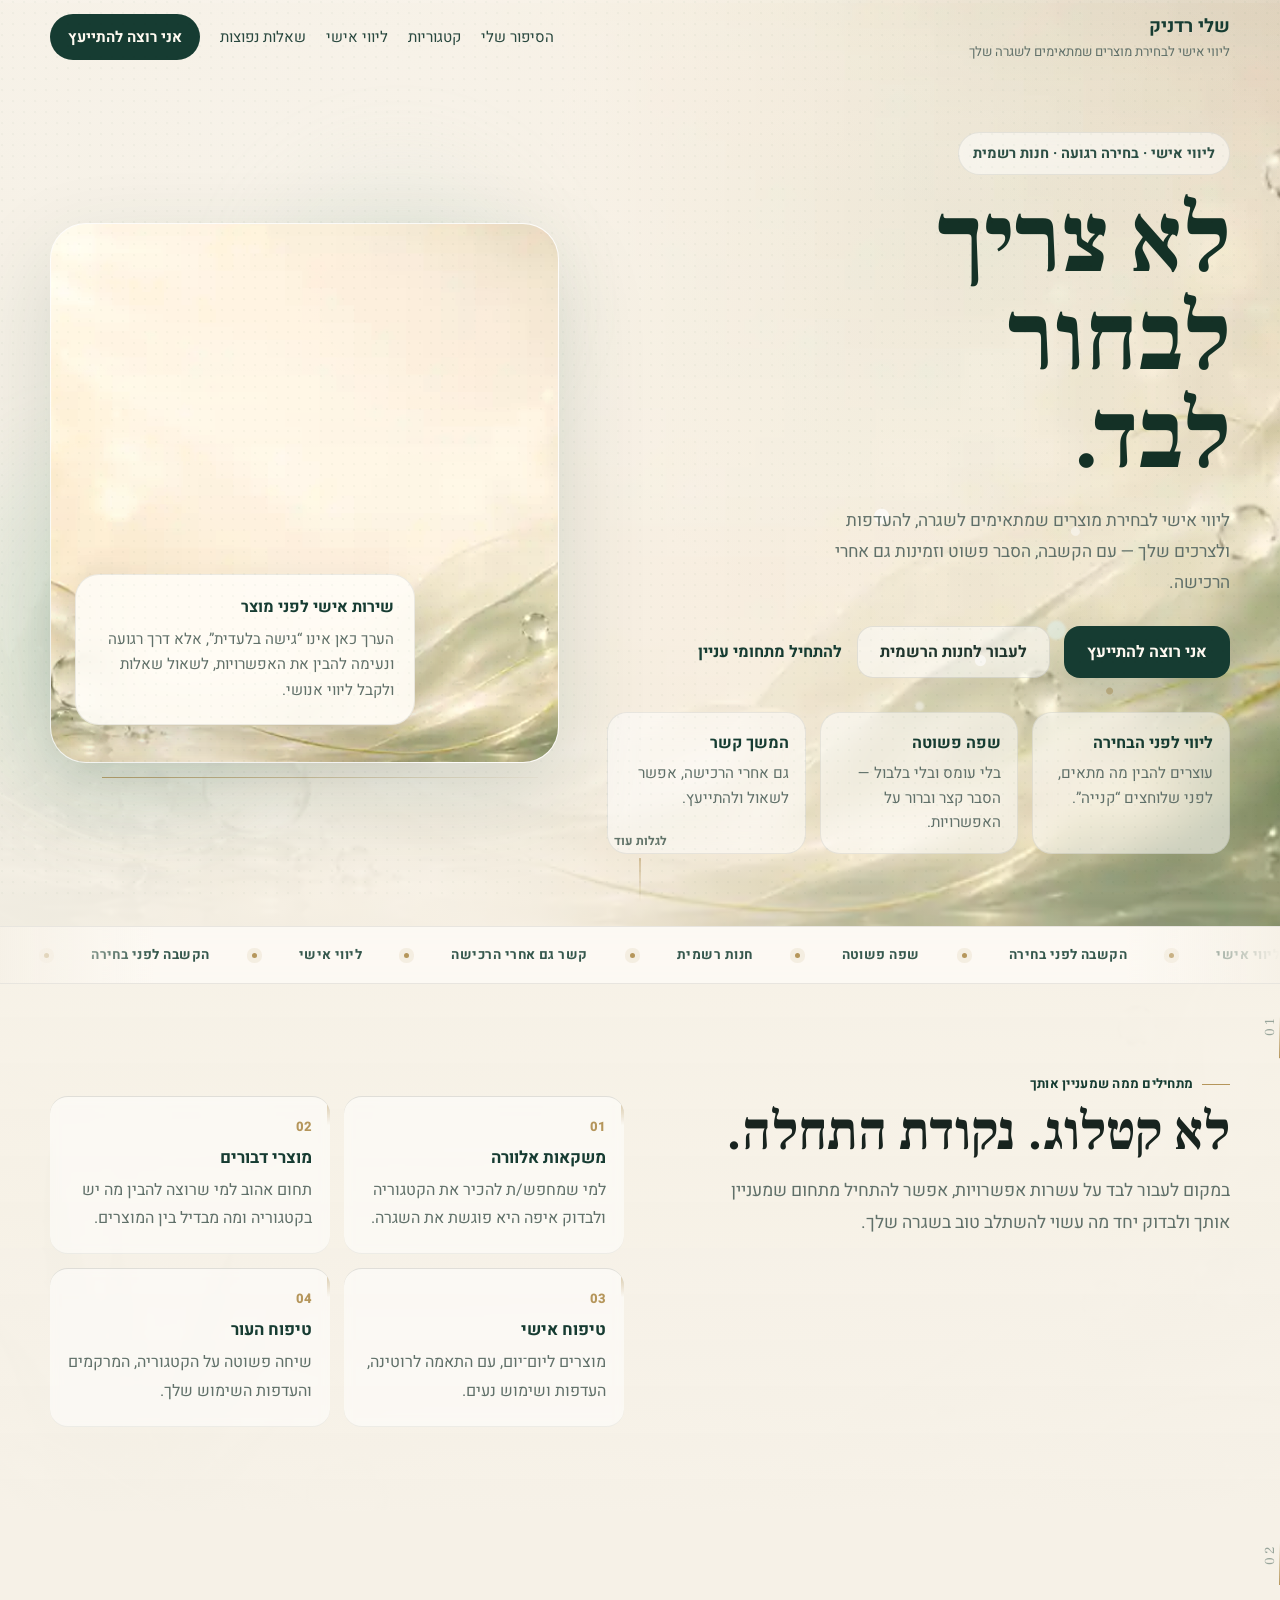
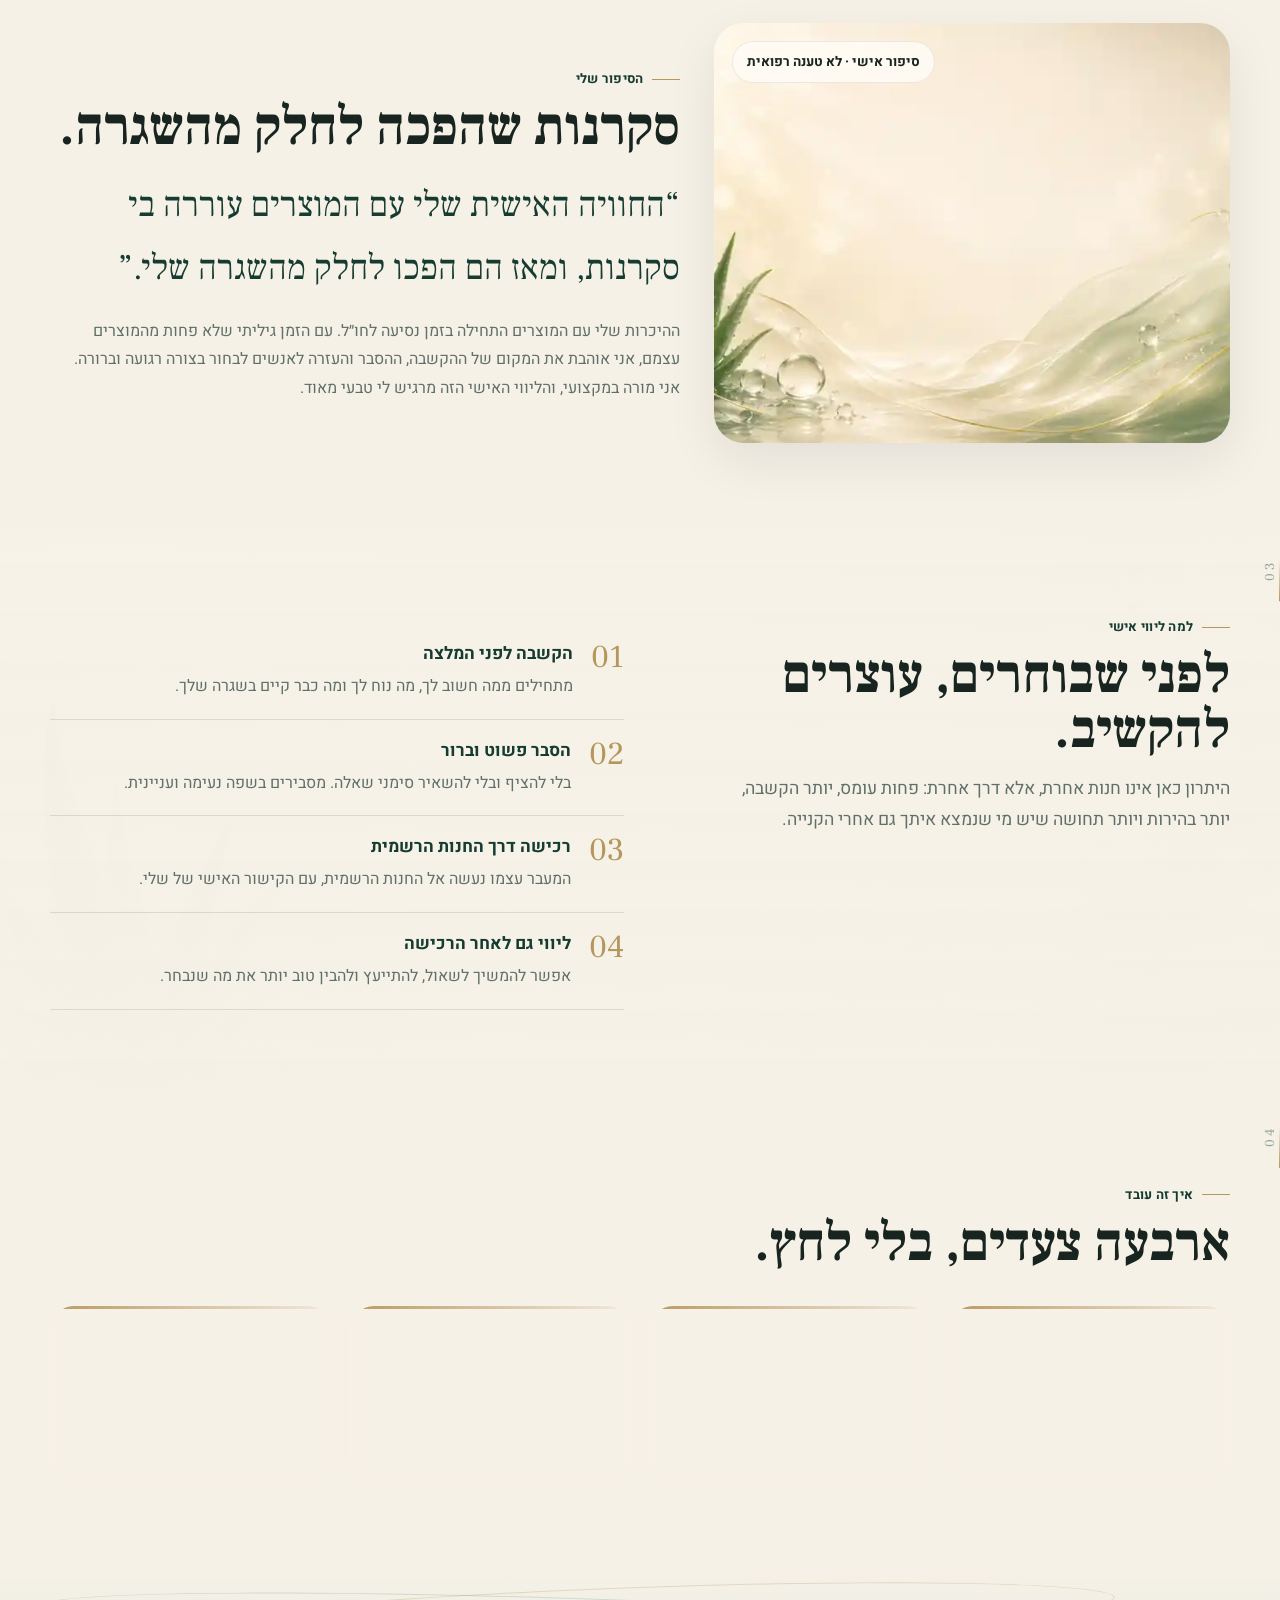
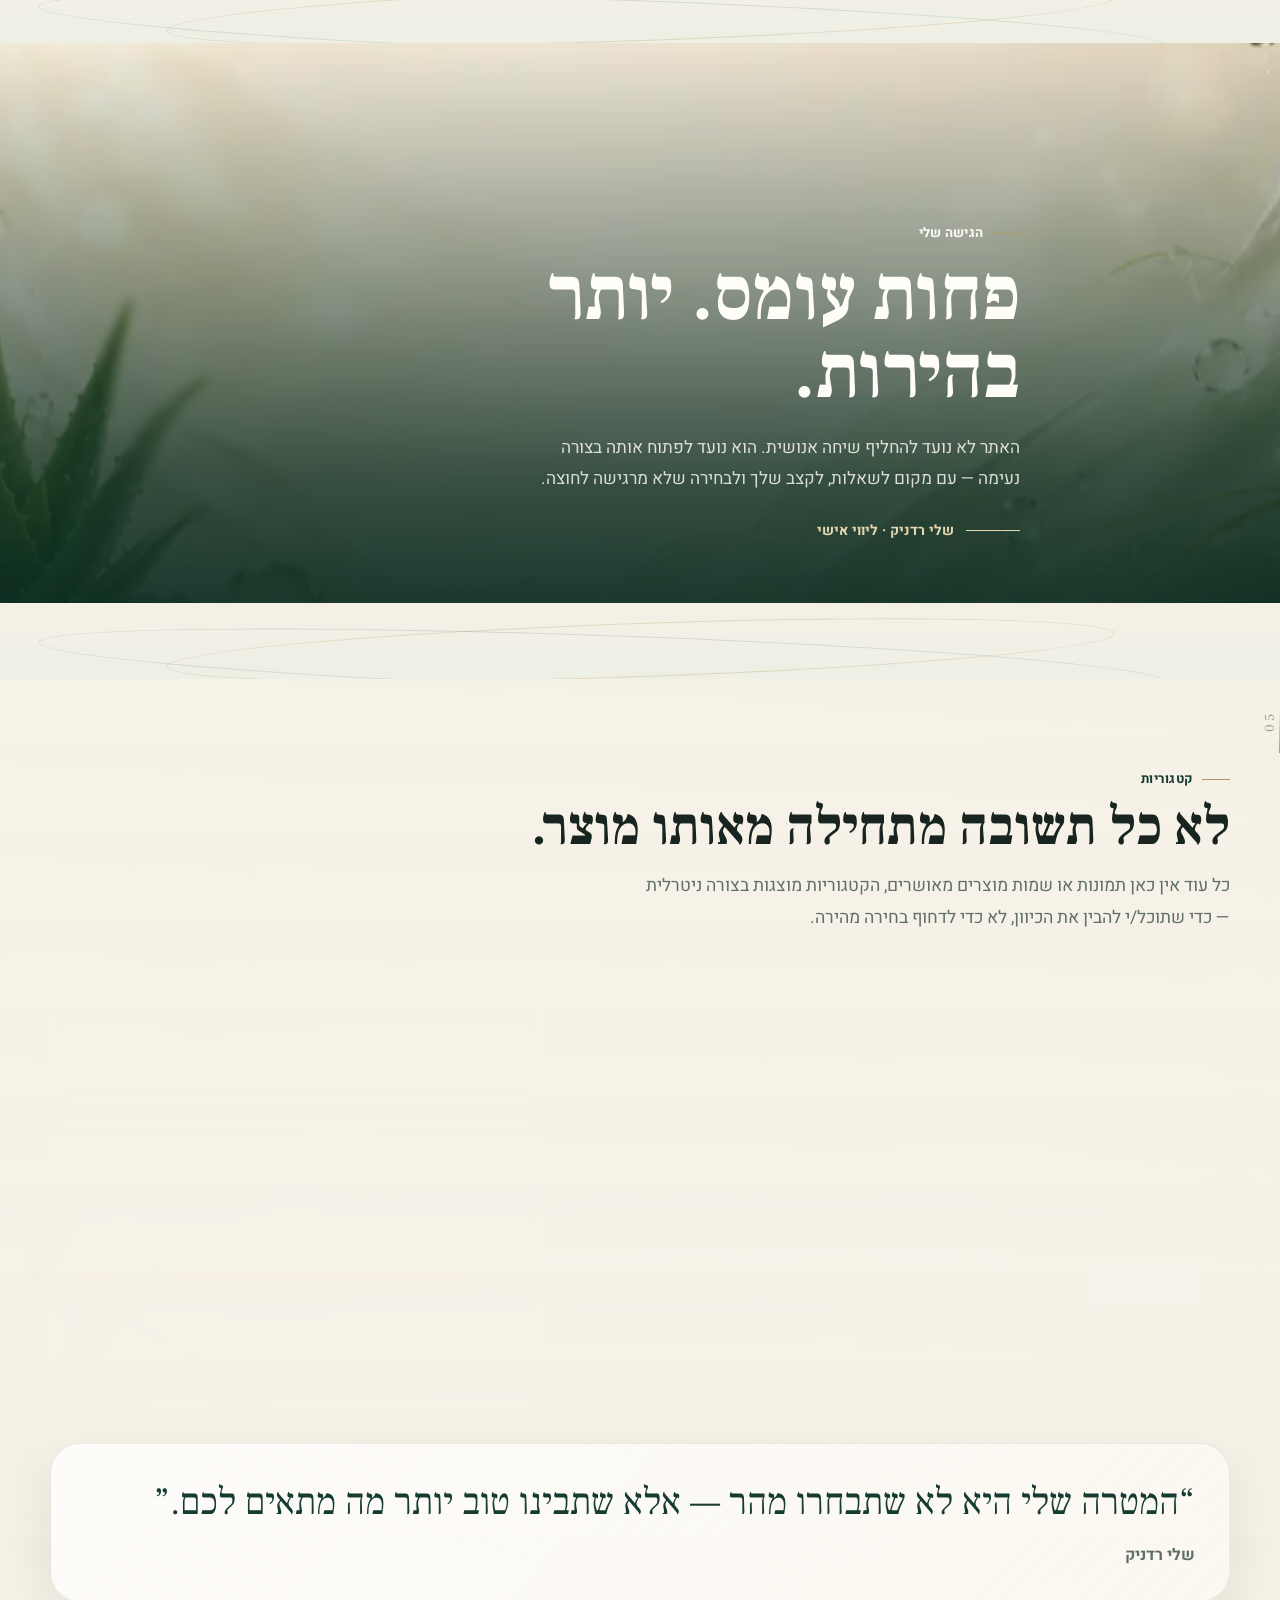
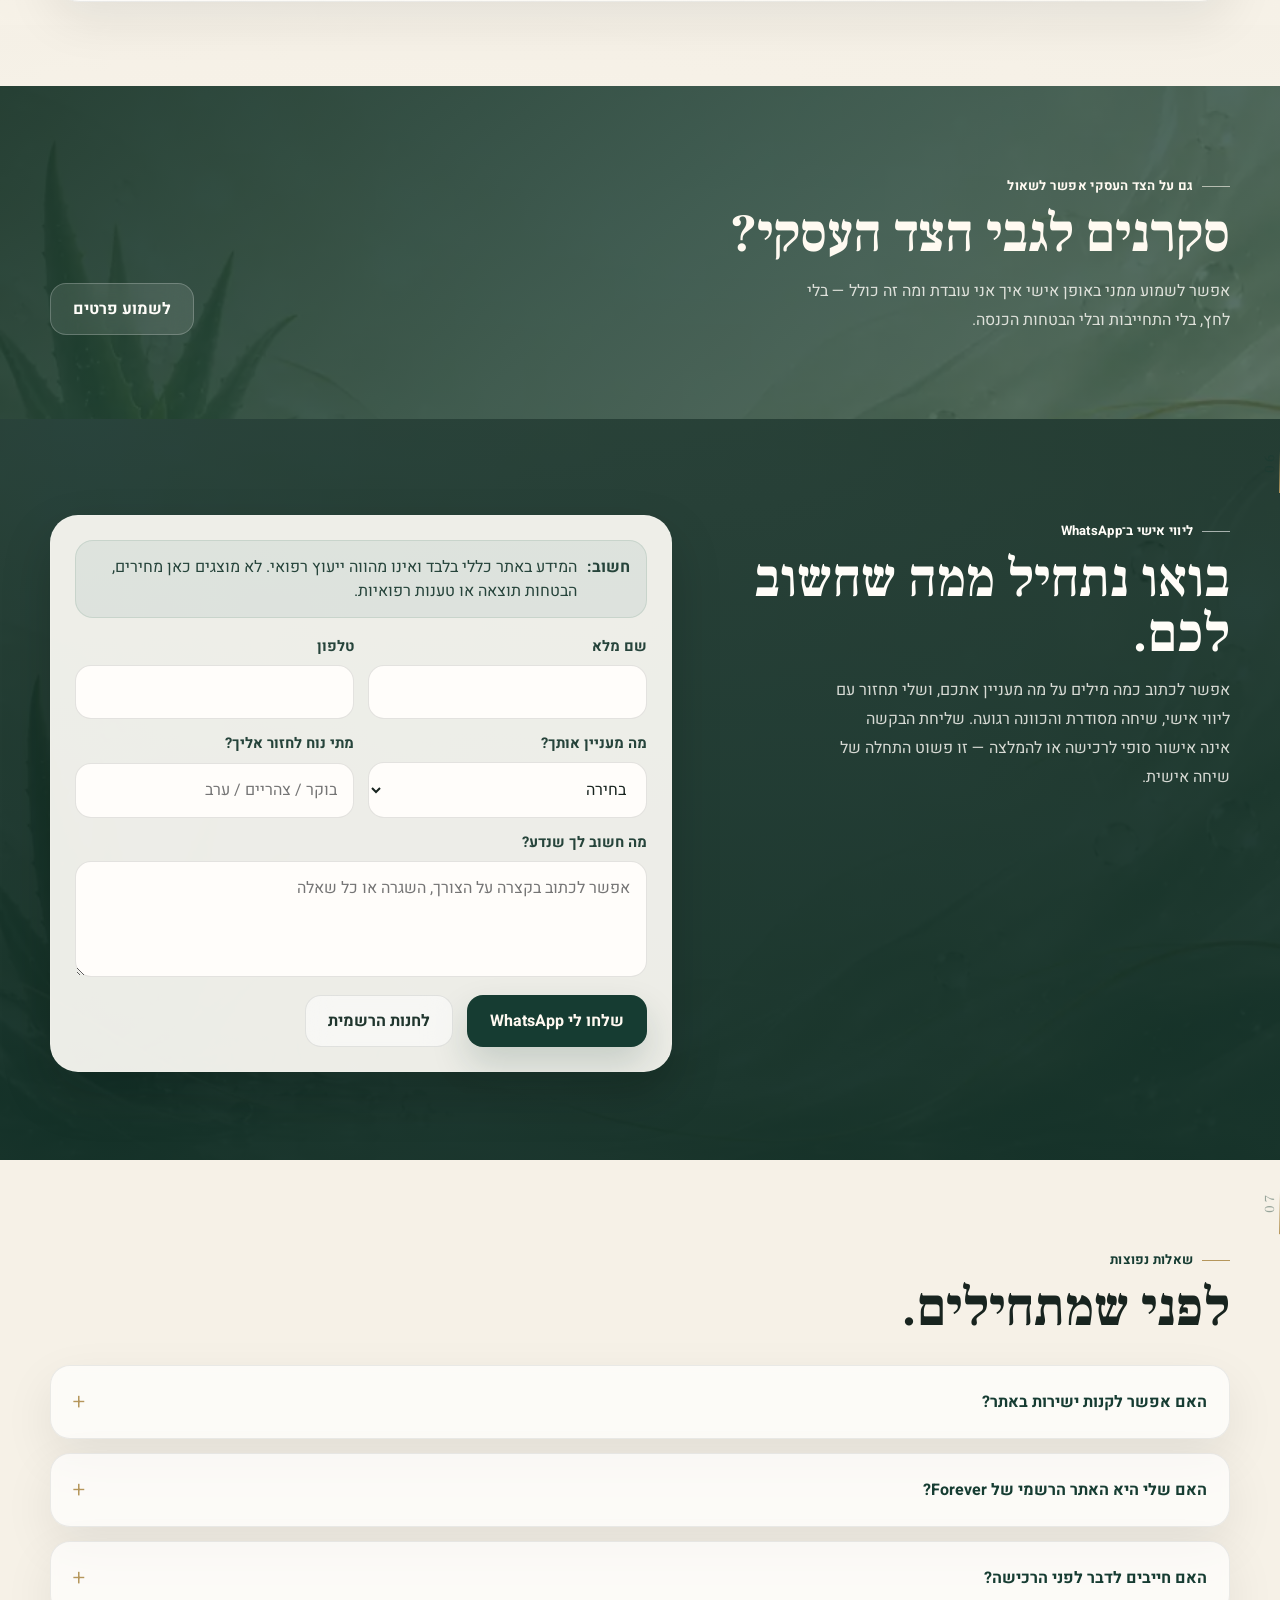
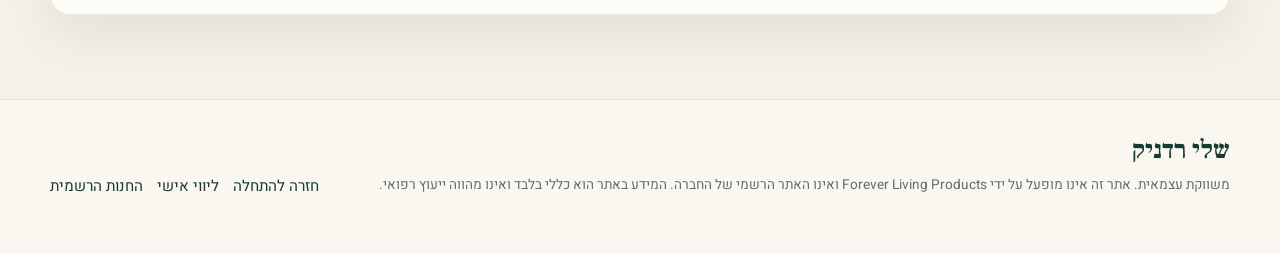
<file: index.html>
<!doctype html><html dir="rtl" lang="he"><head><meta charset="utf-8"/><meta content="width=device-width,initial-scale=1,viewport-fit=cover" name="viewport"/><meta content="#14382f" name="theme-color"/><meta content="premium-v10" name="site-version"/><meta content="noindex,nofollow" name="robots"/><meta content="ליווי אישי של שלי רדניק לבחירה רגועה וברורה מתוך מגוון מוצרי Forever." name="description"/><meta content="שלי רדניק — לא צריך לבחור לבד" property="og:title"/><meta content="ליווי אישי, הקשבה והסבר ברור לפני הבחירה." property="og:description"/><meta content="website" property="og:type"/><title>שלי רדניק — לא צריך לבחור לבד</title><link href="https://fonts.googleapis.com" rel="preconnect"/><link crossorigin="" href="https://fonts.gstatic.com" rel="preconnect"/><link href="https://fonts.googleapis.com/css2?family=Frank+Ruhl+Libre:wght@400;500;700&amp;family=Heebo:wght@300;400;500;700;800&amp;display=swap" rel="stylesheet"/><link rel="stylesheet" href="styles-0.css"><link rel="stylesheet" href="styles-1.css"><link rel="stylesheet" href="styles-2.css"><link rel="stylesheet" href="styles-3.css"><link rel="stylesheet" href="styles-4.css"></head><body><div aria-hidden="true" class="scroll-progress"><span id="scrollProgress"></span></div><a aria-label="חזרה לראש העמוד" class="back-to-top" href="#top" id="backToTop">↑</a><header class="header" id="header"><div class="wrap header-inner"><a aria-label="שלי רדניק" class="brand" href="#top"><strong>שלי רדניק</strong><span>ליווי אישי לבחירת מוצרים שמתאימים לשגרה שלך</span></a><nav aria-label="ניווט ראשי" class="nav"><a href="#story">הסיפור שלי</a><a href="#categories">קטגוריות</a><a href="#guidance">ליווי אישי</a><a href="#faq">שאלות נפוצות</a><a class="cta-link" href="#guidance">אני רוצה להתייעץ</a></nav></div></header><main><section class="hero" id="top"><div aria-hidden="true" class="hero-media"></div><div aria-hidden="true" class="hero-shade"></div><div aria-hidden="true" class="hero-orb"></div><div aria-hidden="true" class="hero-orb2"></div><div aria-hidden="true" class="hero-line"></div><div aria-hidden="true" class="hero-droplets"></div><div class="wrap hero-grid"><div class="hero-copy"><div class="hero-kicker">ליווי אישי · בחירה רגועה · חנות רשמית</div><h1 aria-label="לא צריך לבחור לבד" class="hero-title"><span class="line">לא צריך</span><span class="line">לבחור</span><span class="line">לבד.</span></h1><p class="hero-sub">ליווי אישי לבחירת מוצרים שמתאימים לשגרה, להעדפות ולצרכים שלך — עם הקשבה, הסבר פשוט וזמינות גם אחרי הרכישה.</p><div class="hero-actions"><a class="btn primary" href="#guidance">אני רוצה להתייעץ</a><a class="btn secondary" href="https://flpil.co.il/?agent=64213" rel="noopener" target="_blank">לעבור לחנות הרשמית</a><a class="btn text" href="#categories">להתחיל מתחומי עניין</a></div><div class="hero-meta reveal"><div class="meta-item spotlight-card"><strong>ליווי לפני הבחירה</strong><span>עוצרים להבין מה מתאים, לפני שלוחצים “קנייה”.</span></div><div class="meta-item spotlight-card"><strong>שפה פשוטה</strong><span>בלי עומס ובלי בלבול — הסבר קצר וברור על האפשרויות.</span></div><div class="meta-item spotlight-card"><strong>המשך קשר</strong><span>גם אחרי הרכישה, אפשר לשאול ולהתייעץ.</span></div></div></div><div class="art-panel reveal"><div class="art-frame spotlight-card"></div><div class="art-card"><strong>שירות אישי לפני מוצר</strong><p>הערך כאן אינו “גישה בלעדית”, אלא דרך רגועה ונעימה להבין את האפשרויות, לשאול שאלות ולקבל ליווי אנושי.</p></div></div></div><div aria-hidden="true" class="hero-scroll-cue"><span>לגלות עוד</span><i></i></div></section><section aria-label="עקרונות השירות" class="brand-ribbon"><div class="brand-ribbon-track"><span>ליווי אישי</span><span>הקשבה לפני בחירה</span><span>שפה פשוטה</span><span>חנות רשמית</span><span>קשר גם אחרי הרכישה</span><span>ליווי אישי</span><span>הקשבה לפני בחירה</span><span>שפה פשוטה</span><span>חנות רשמית</span><span>קשר גם אחרי הרכישה</span></div></section><section class="section section-light" id="interests"><span aria-hidden="true" class="section-number">01</span><div class="wrap split"><div class="reveal"><span class="eyebrow">מתחילים ממה שמעניין אותך</span><h2 style="margin-top:12px;">לא קטלוג. נקודת התחלה.</h2><p class="lead" style="margin-top:14px;">במקום לעבור לבד על עשרות אפשרויות, אפשר להתחיל מתחום שמעניין אותך ולבדוק יחד מה עשוי להשתלב טוב בשגרה שלך.</p></div><div class="interest-list reveal reveal-group"><article class="interest-item spotlight-card"><div class="interest-num">01</div><strong>משקאות אלוורה</strong><p>למי שמחפש/ת להכיר את הקטגוריה ולבדוק איפה היא פוגשת את השגרה.</p></article><article class="interest-item spotlight-card"><div class="interest-num">02</div><strong>מוצרי דבורים</strong><p>תחום אהוב למי שרוצה להבין מה יש בקטגוריה ומה מבדיל בין המוצרים.</p></article><article class="interest-item spotlight-card"><div class="interest-num">03</div><strong>טיפוח אישי</strong><p>מוצרים ליום־יום, עם התאמה לרוטינה, העדפות ושימוש נעים.</p></article><article class="interest-item spotlight-card"><div class="interest-num">04</div><strong>טיפוח העור</strong><p>שיחה פשוטה על הקטגוריה, המרקמים והעדפות השימוש שלך.</p></article></div></div></section><section class="section" id="story"><span aria-hidden="true" class="section-number">02</span><div class="wrap story-layout"><div class="story-media reveal spotlight-card"><div class="story-stamp">סיפור אישי · לא טענה רפואית</div></div><div class="story-copy reveal"><span class="eyebrow">הסיפור שלי</span><h2 style="margin-top:12px;">סקרנות שהפכה לחלק מהשגרה.</h2><p class="story-quote">“החוויה האישית שלי עם המוצרים עוררה בי סקרנות, ומאז הם הפכו לחלק מהשגרה שלי.”</p><p>ההיכרות שלי עם המוצרים התחילה בזמן נסיעה לחו״ל. עם הזמן גיליתי שלא פחות מהמוצרים עצמם, אני אוהבת את המקום של ההקשבה, ההסבר והעזרה לאנשים לבחור בצורה רגועה וברורה. אני מורה במקצועי, והליווי האישי הזה מרגיש לי טבעי מאוד.</p></div></div></section><section class="section section-light" id="benefits"><span aria-hidden="true" class="section-number">03</span><div class="wrap split"><div class="reveal"><span class="eyebrow">למה ליווי אישי</span><h2 style="margin-top:12px;">לפני שבוחרים, עוצרים להקשיב.</h2><p class="lead" style="margin-top:14px;">היתרון כאן אינו חנות אחרת, אלא דרך אחרת: פחות עומס, יותר הקשבה, יותר בהירות ויותר תחושה שיש מי שנמצא איתך גם אחרי הקנייה.</p></div><div class="numbers reveal"><div class="num-row"><div class="n">01</div><div><strong>הקשבה לפני המלצה</strong><p>מתחילים ממה חשוב לך, מה נוח לך ומה כבר קיים בשגרה שלך.</p></div></div><div class="num-row"><div class="n">02</div><div><strong>הסבר פשוט וברור</strong><p>בלי להציף ובלי להשאיר סימני שאלה. מסבירים בשפה נעימה ועניינית.</p></div></div><div class="num-row"><div class="n">03</div><div><strong>רכישה דרך החנות הרשמית</strong><p>המעבר עצמו נעשה אל החנות הרשמית, עם הקישור האישי של שלי.</p></div></div><div class="num-row"><div class="n">04</div><div><strong>ליווי גם לאחר הרכישה</strong><p>אפשר להמשיך לשאול, להתייעץ ולהבין טוב יותר את מה שנבחר.</p></div></div></div></div></section><section class="section" id="process"><span aria-hidden="true" class="section-number">04</span><div class="wrap reveal"><span class="eyebrow">איך זה עובד</span><h2 style="margin-top:12px;">ארבעה צעדים, בלי לחץ.</h2><div class="process-track reveal-group"><article class="process-card spotlight-card"><div class="process-step">שלב 1</div><h3>מספרים מה מחפשים</h3><p>פונים ב־WhatsApp ומספרים בקצרה מה הכיוון שמעניין אתכם.</p></article><article class="process-card spotlight-card"><div class="process-step">שלב 2</div><h3>שלי מקשיבה ושואלת</h3><p>מבהירים יחד את השגרה, ההעדפות והדברים שחשובים לכם בבחירה.</p></article><article class="process-card spotlight-card"><div class="process-step">שלב 3</div><h3>בוחרים בצורה רגועה</h3><p>מקבלים תמונה ברורה יותר של האפשרויות ומה יכול להתאים לכם.</p></article><article class="process-card spotlight-card"><div class="process-step">שלב 4</div><h3>עוברים לחנות הרשמית</h3><p>כשרוצים, ממשיכים לרכישה דרך החנות הרשמית עם הקישור של שלי.</p></article></div></div></section><div aria-hidden="true" class="liquid-divider"></div><section class="visual-break" id="approach"><div aria-hidden="true" class="visual-break-glass"></div><div class="wrap visual-break-content reveal"><span class="eyebrow">הגישה שלי</span><h2>פחות עומס. יותר בהירות.</h2><p>האתר לא נועד להחליף שיחה אנושית. הוא נועד לפתוח אותה בצורה נעימה — עם מקום לשאלות, לקצב שלך ולבחירה שלא מרגישה לחוצה.</p><div class="visual-break-mark">שלי רדניק · ליווי אישי</div></div></section><div aria-hidden="true" class="liquid-divider"></div><section class="section section-light" id="categories"><span aria-hidden="true" class="section-number">05</span><div class="wrap reveal"><span class="eyebrow">קטגוריות</span><h2 style="margin-top:12px;">לא כל תשובה מתחילה מאותו מוצר.</h2><p class="lead" style="margin-top:14px; max-width:60ch;">כל עוד אין כאן תמונות או שמות מוצרים מאושרים, הקטגוריות מוצגות בצורה ניטרלית — כדי שתוכל/י להבין את הכיוון, לא כדי לדחוף בחירה מהירה.</p><div class="categories-grid"><article class="category-feature spotlight-card"><div class="category-content"><span class="category-badge">קטגוריה מרכזית</span><h3>משקאות אלוורה</h3><p>שיחה פשוטה על הקטגוריה, על סוגי השימוש ועל מה כדאי לבדוק לפני שבוחרים.</p></div></article><div class="category-side reveal-group"><article class="category-tile spotlight-card"><strong>מוצרי דבורים</strong><p>קטגוריה שמסקרנת הרבה לקוחות, במיוחד כשצריך להבין את ההבדלים בין האפשרויות.</p></article><article class="category-tile spotlight-card"><strong>טיפוח אישי</strong><p>שגרה יומיומית, העדפות שימוש, מרקם ונוחות — הכול מתחיל משיחה רגועה.</p></article><article class="category-tile spotlight-card"><strong>טיפוח העור</strong><p>מי שמחפש/ת להכיר את התחום יכול/ה להתחיל כאן ולקבל הכוונה פשוטה.</p></article></div></div><div class="quote-band spotlight-card"><blockquote>“המטרה שלי היא לא שתבחרו מהר — אלא שתבינו טוב יותר מה מתאים לכם.”</blockquote><cite>שלי רדניק</cite></div></div></section><section class="opportunity" id="opportunity"><div class="wrap opportunity-grid reveal"><div><span class="eyebrow">גם על הצד העסקי אפשר לשאול</span><h2 style="margin-top:12px;">סקרנים לגבי הצד העסקי?</h2><p style="margin-top:14px; max-width:48ch; color:rgba(255,253,248,.82)">אפשר לשמוע ממני באופן אישי איך אני עובדת ומה זה כולל — בלי לחץ, בלי התחייבות ובלי הבטחות הכנסה.</p></div><div><a class="btn secondary" href="#guidance">לשמוע פרטים</a></div></div></section><section class="guidance" id="guidance"><span aria-hidden="true" class="section-number">06</span><div class="wrap guidance-grid"><div class="guidance-copy reveal"><span class="eyebrow">ליווי אישי ב־WhatsApp</span><h2 style="margin-top:12px;">בואו נתחיל ממה שחשוב לכם.</h2><p style="margin-top:14px;">אפשר לכתוב כמה מילים על מה מעניין אתכם, ושלי תחזור עם ליווי אישי, שיחה מסודרת והכוונה רגועה. שליחת הבקשה אינה אישור סופי לרכישה או להמלצה — זו פשוט התחלה של שיחה אישית.</p></div><div class="guidance-panel reveal"><div class="guidance-note"><strong>חשוב:</strong><span>המידע באתר כללי בלבד ואינו מהווה ייעוץ רפואי. לא מוצגים כאן מחירים, הבטחות תוצאה או טענות רפואיות.</span></div><form id="guideForm" novalidate=""><div class="form-grid"><div class="field"><label for="name">שם מלא</label><input autocomplete="name" id="name" name="name" required=""/></div><div class="field"><label for="phone">טלפון</label><input autocomplete="tel" id="phone" inputmode="tel" name="phone" required=""/></div><div class="field"><label for="interest">מה מעניין אותך?</label><select id="interest" name="interest" required=""><option value="">בחירה</option><option>משקאות אלוורה</option><option>מוצרי דבורים</option><option>טיפוח אישי</option><option>טיפוח העור</option><option>הזדמנות עסקית</option><option>לא בטוח/ה עדיין</option></select></div><div class="field"><label for="contactTime">מתי נוח לחזור אליך?</label><input id="contactTime" name="contactTime" placeholder="בוקר / צהריים / ערב"/></div><div class="field full"><label for="message">מה חשוב לך שנדע?</label><textarea id="message" name="message" placeholder="אפשר לכתוב בקצרה על הצורך, השגרה או כל שאלה"></textarea></div></div><div class="form-actions"><button class="btn primary" type="submit">שלחו לי WhatsApp</button><a class="btn secondary" href="https://flpil.co.il/?agent=64213" rel="noopener" target="_blank">לחנות הרשמית</a><div aria-live="polite" class="status" id="status"></div></div></form></div></div></section><section class="section" id="faq"><span aria-hidden="true" class="section-number">07</span><div class="wrap reveal"><span class="eyebrow">שאלות נפוצות</span><h2 style="margin-top:12px;">לפני שמתחילים.</h2><div class="faq-list"><details><summary>האם אפשר לקנות ישירות באתר?</summary><p>לא. האתר נועד לליווי אישי ולהפניה לחנות הרשמית. אין כאן סליקה, מחירים או חנות עצמאית.</p></details><details><summary>האם שלי היא האתר הרשמי של Forever?</summary><p>לא. שלי רדניק היא משווקת עצמאית, והאתר הזה אינו האתר הרשמי של החברה.</p></details><details><summary>האם חייבים לדבר לפני הרכישה?</summary><p>לא חייבים, אבל זהו השירות המרכזי של האתר: לעזור להבין מה מעניין אתכם לפני שעוברים לחנות הרשמית.</p></details></div></div></section></main><footer class="footer"><div class="wrap footer-grid"><div><h3 style="margin-bottom:10px; color:var(--green-deep)">שלי רדניק</h3><p class="small">משווקת עצמאית. אתר זה אינו מופעל על ידי Forever Living Products ואינו האתר הרשמי של החברה. המידע באתר הוא כללי בלבד ואינו מהווה ייעוץ רפואי.</p></div><div class="footer-links"><a href="#top">חזרה להתחלה</a><a href="#guidance">ליווי אישי</a><a href="https://flpil.co.il/?agent=64213" rel="noopener" target="_blank">החנות הרשמית</a></div></div></footer><nav aria-label="פעולות מהירות" class="mobile-bar" id="mobileBar"><a aria-label="החנות הרשמית" href="https://flpil.co.il/?agent=64213" rel="noopener" target="_blank">חנות</a><a class="primary" href="#guidance">ייעוץ אישי</a><a aria-label="WhatsApp" href="https://wa.me/" id="mobileWa">WhatsApp</a></nav><script defer src="app.js"></script></body></html>
</file>
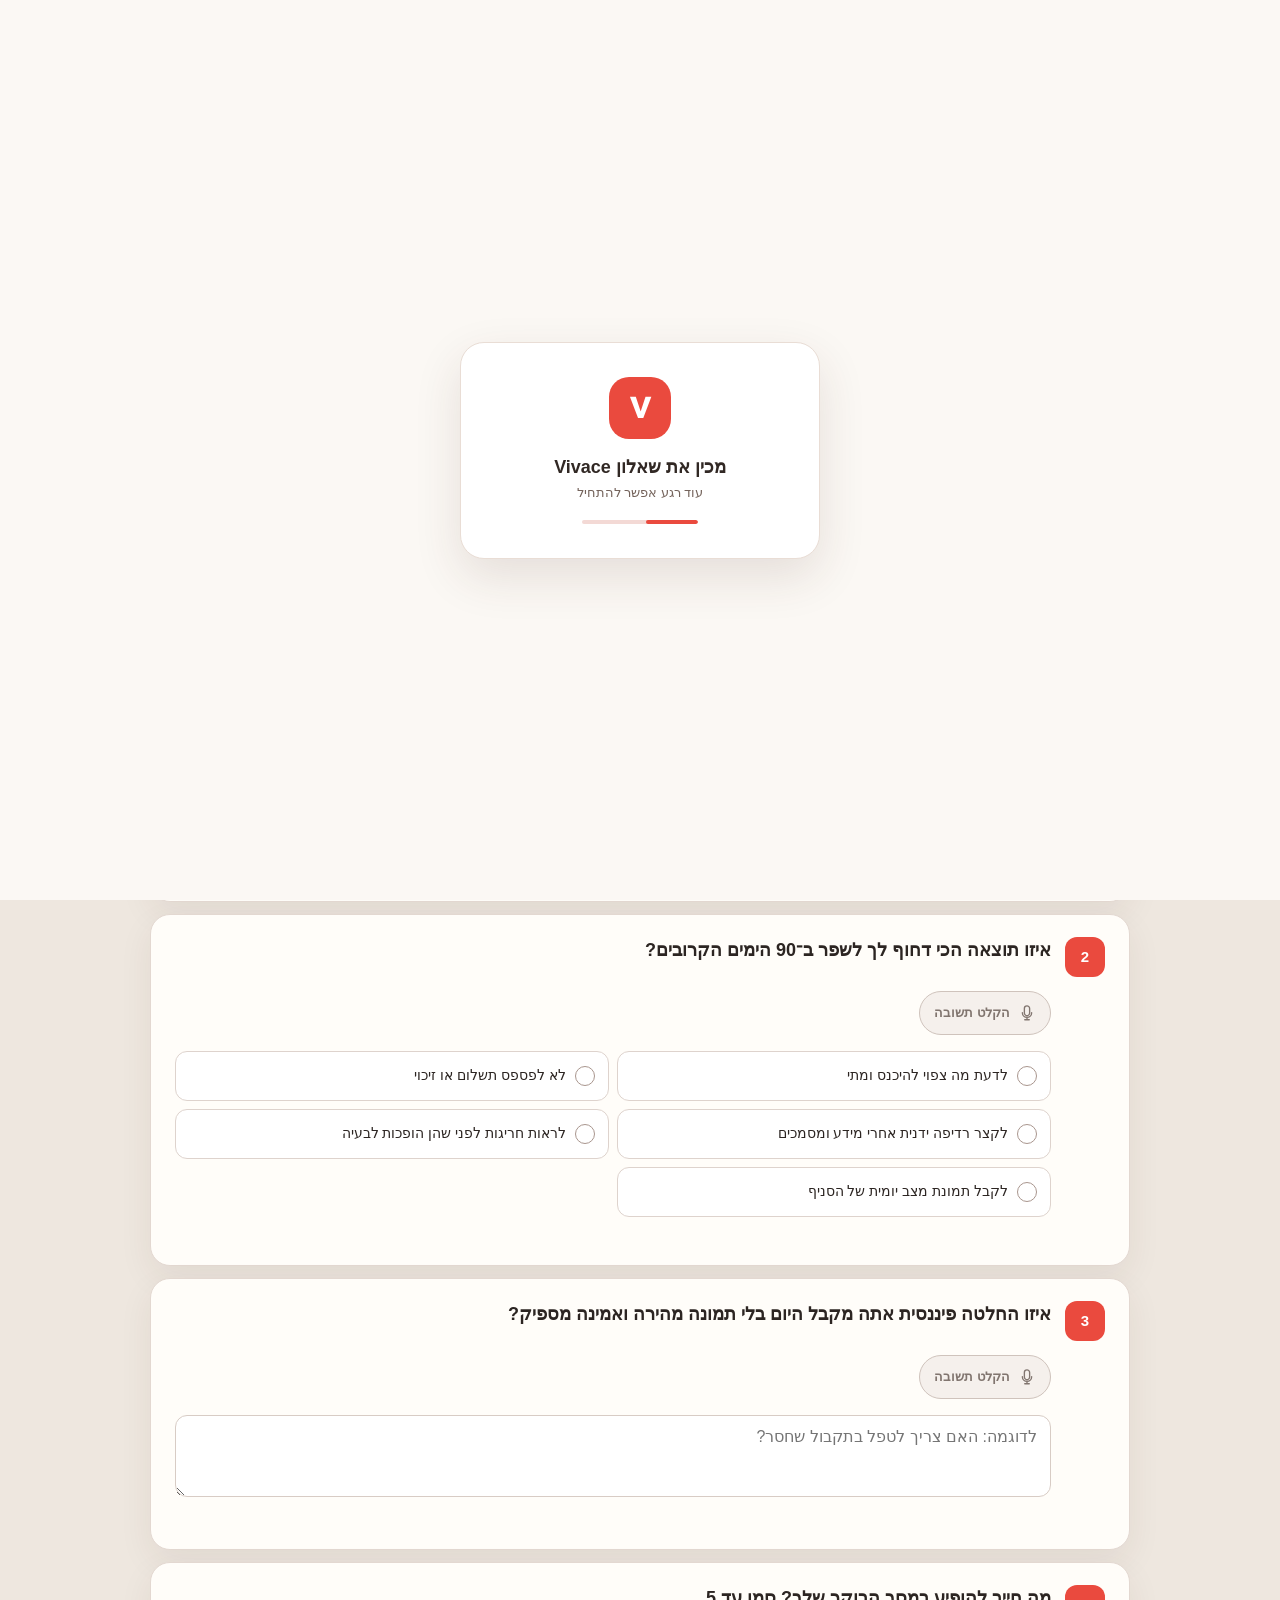
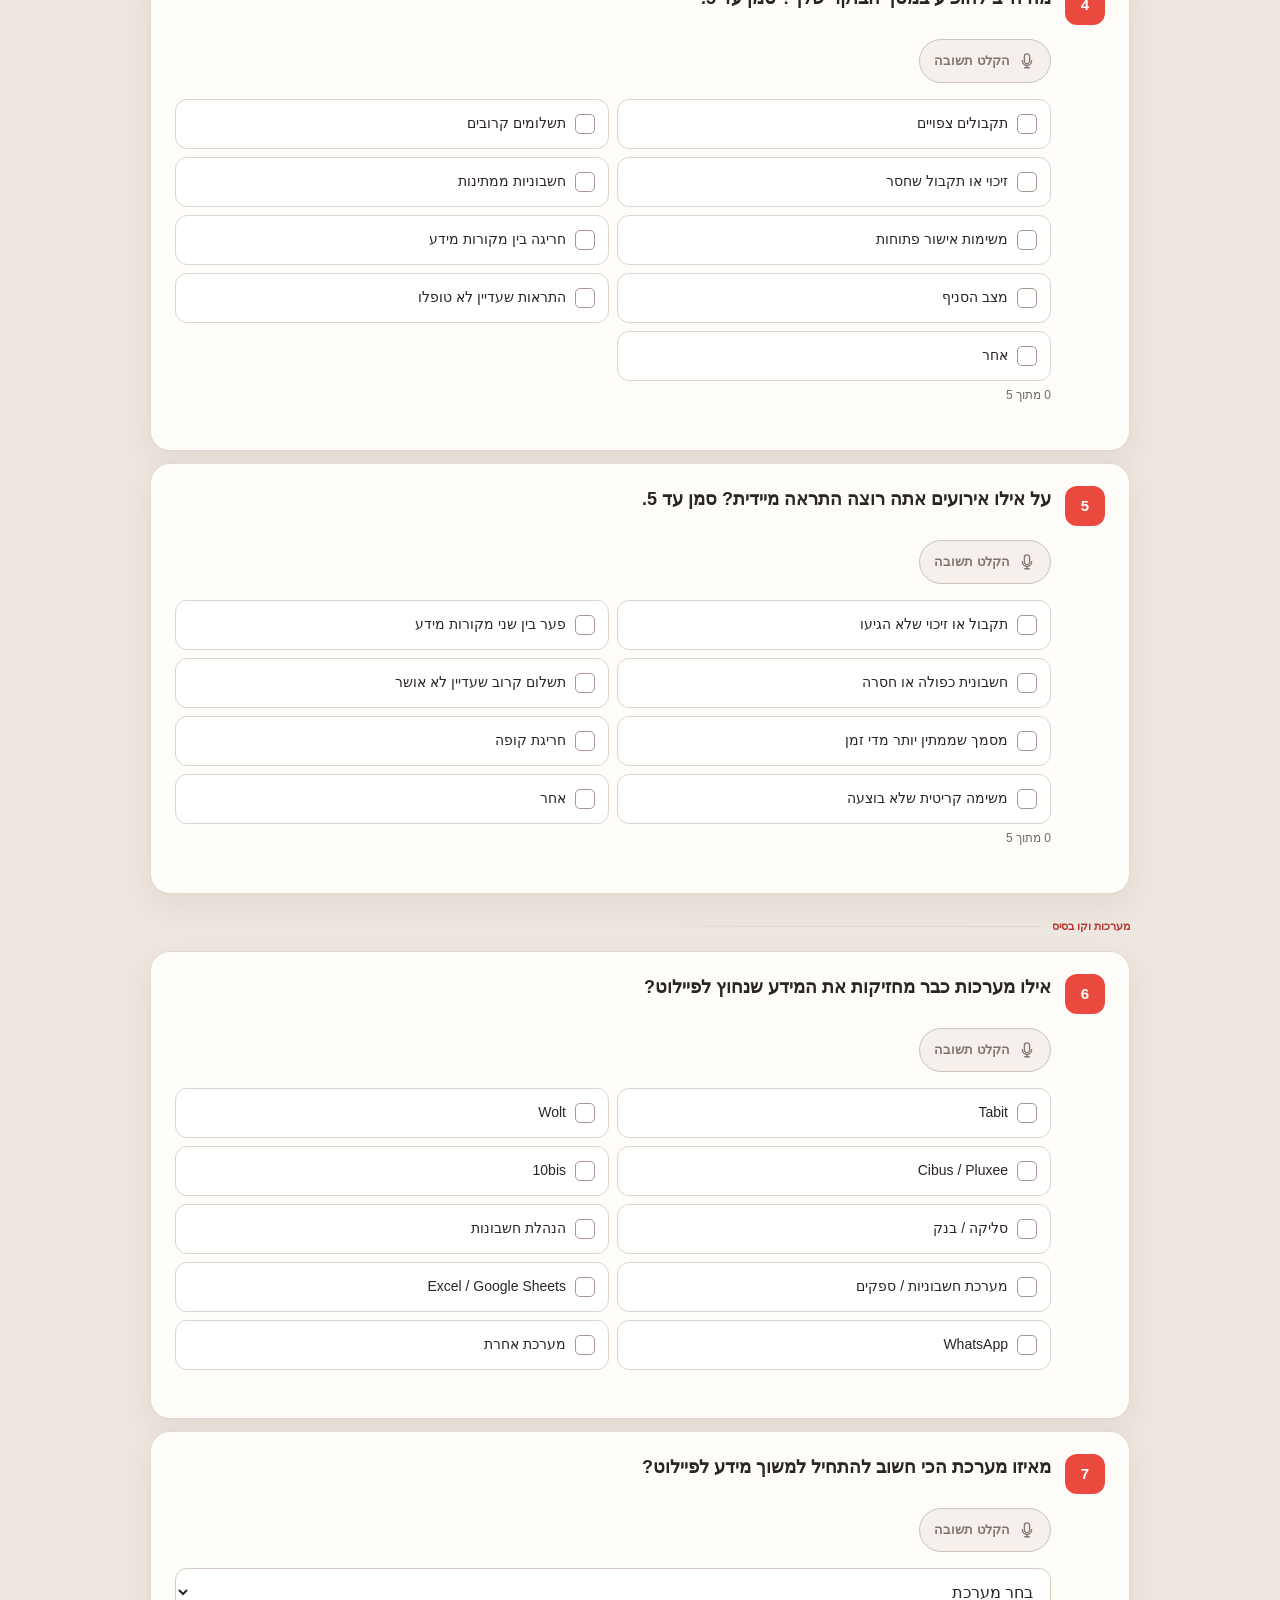
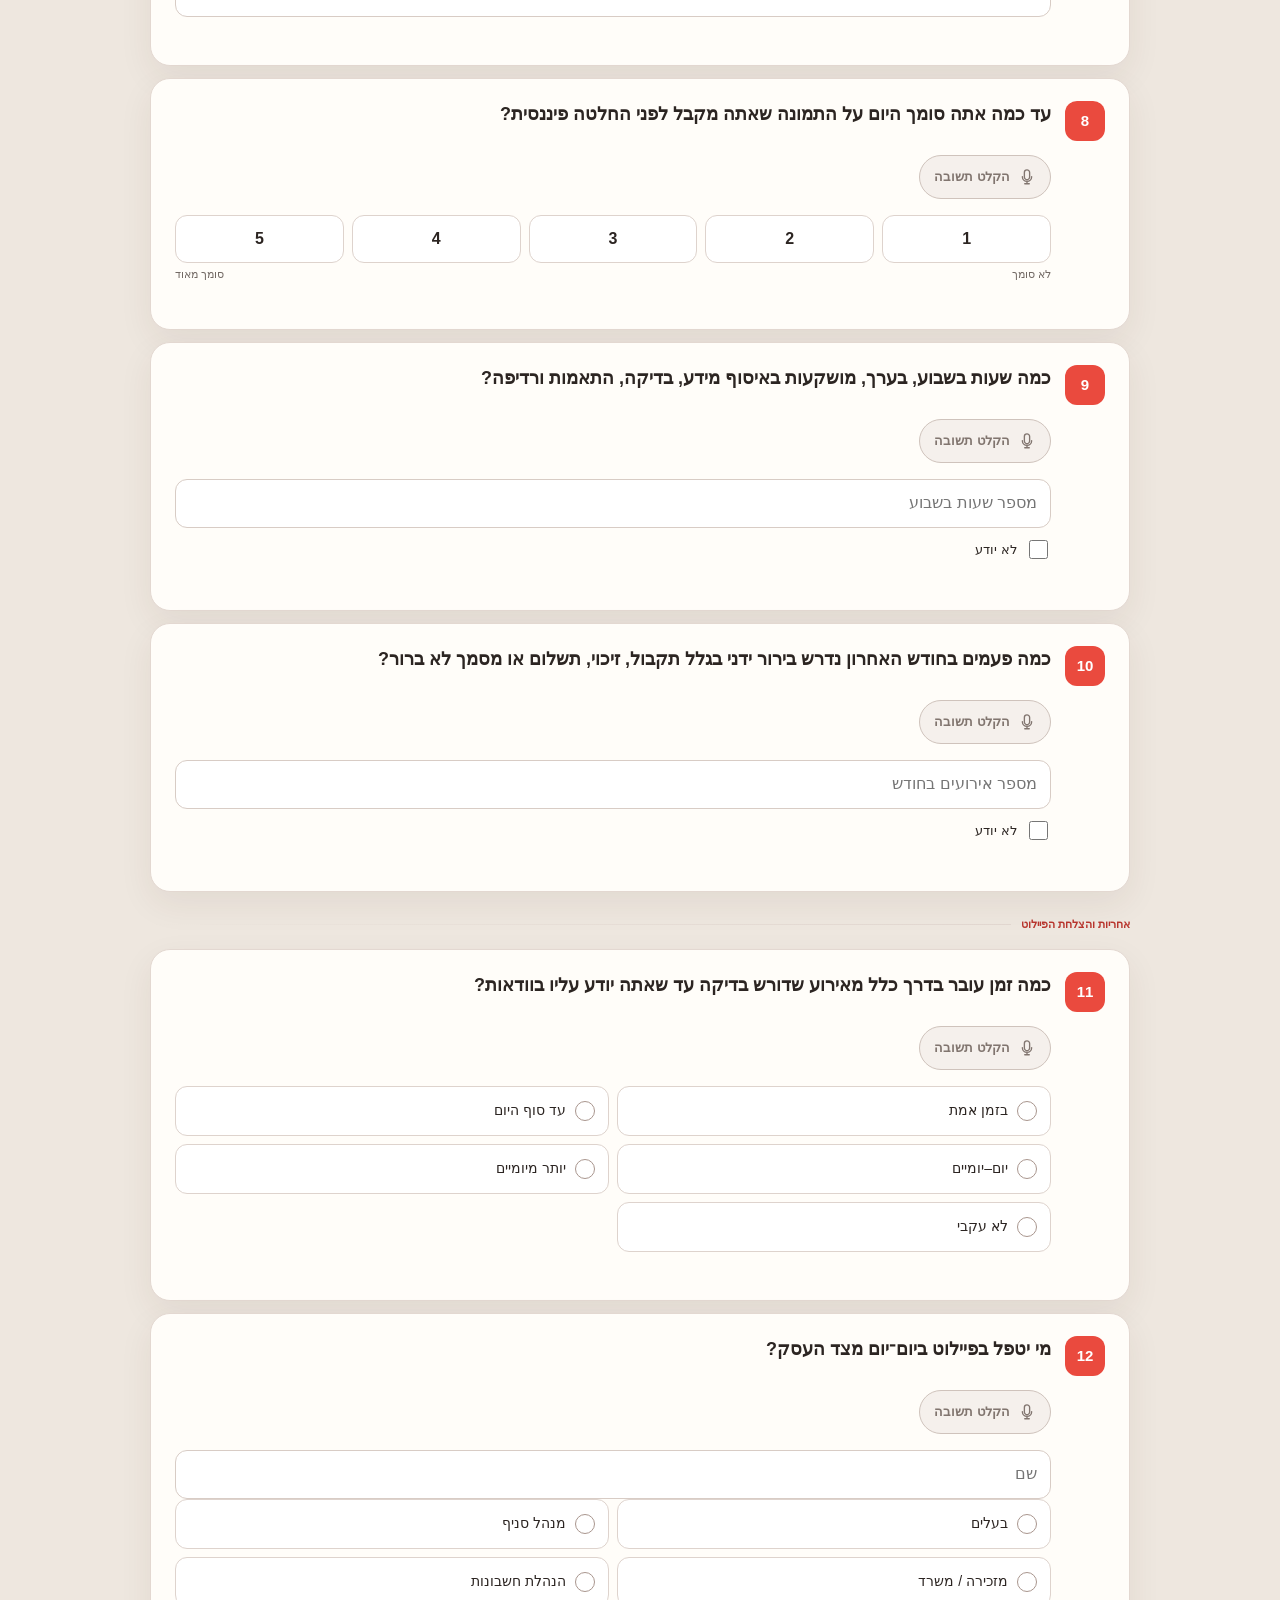
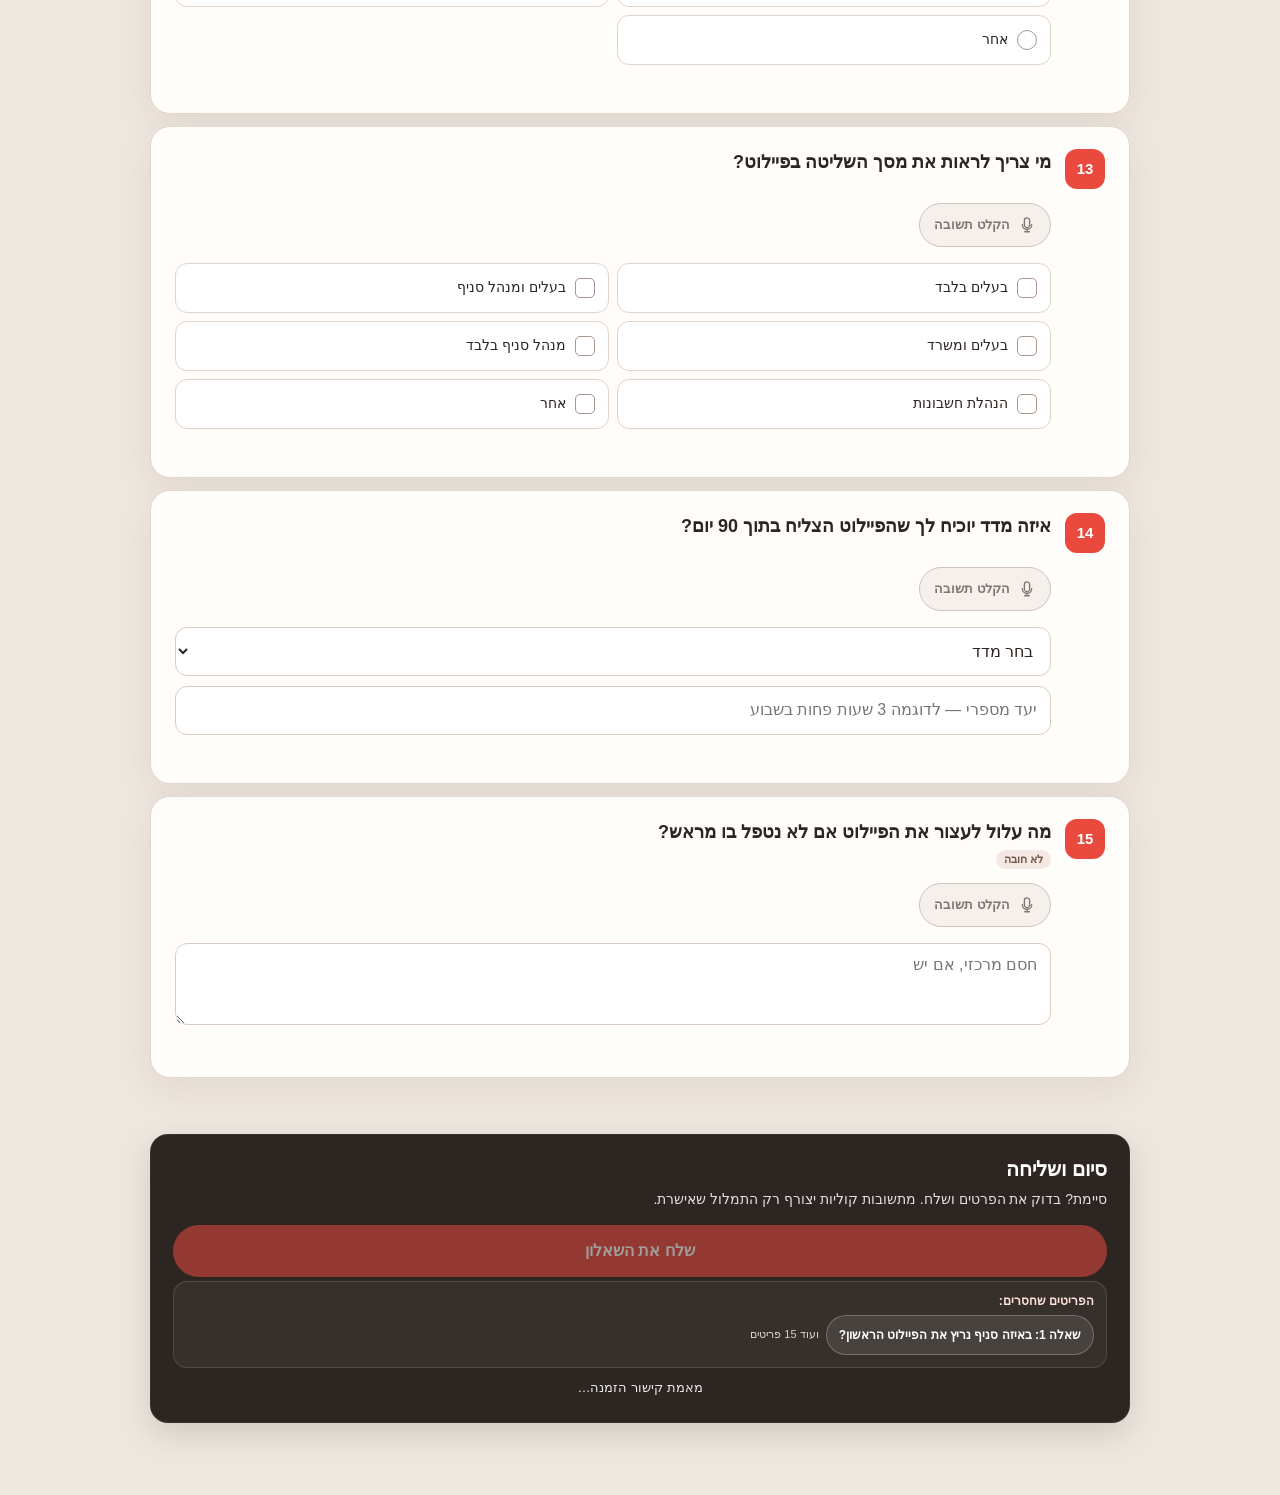
<file: vivace-discovery/index.html>
<!doctype html>
<html lang="he" dir="rtl">
<head>
  <meta charset="utf-8">
  <meta name="viewport" content="width=device-width,initial-scale=1">
  <meta name="theme-color" content="#EA4A3E">
  <meta name="referrer" content="no-referrer">
  <meta http-equiv="Cache-Control" content="no-cache, no-store, must-revalidate">
  <title>Vivace OS — Discovery</title>
  <style>
    *{box-sizing:border-box}
    html,body{margin:0;min-height:100%;background:#FBF8F4;color:#312824;font-family:Arial,sans-serif}
    body{display:grid;place-items:center;min-height:100vh;text-align:center}
    .vboot{width:min(360px,calc(100% - 36px));padding:34px 24px;border:1px solid #E9DDD5;border-radius:24px;background:#fff;box-shadow:0 18px 48px rgba(72,45,35,.12)}
    .vboot-mark{display:grid;place-items:center;width:62px;height:62px;margin:0 auto 17px;border-radius:20px;background:#EA4A3E;color:#fff;font-size:30px;font-weight:950;box-shadow:0 10px 24px rgba(234,74,62,.25)}
    .vboot-title{display:block;font-size:18px;font-weight:900}
    .vboot-copy{display:block;margin-top:7px;color:#74635B;font-size:13px}
    .vboot-line{position:relative;width:116px;height:4px;margin:20px auto 0;overflow:hidden;border-radius:999px;background:#F3D9D5}
    .vboot-line::after{content:"";position:absolute;inset:0;width:45%;border-radius:inherit;background:#EA4A3E;animation:vbootMove 1s ease-in-out infinite alternate}
    @keyframes vbootMove{to{transform:translateX(-125%)}}
    @media(prefers-reduced-motion:reduce){.vboot-line::after{animation:none;transform:none;width:45%}}
    @media(max-width:480px){.vboot{width:calc(100% - 28px);padding:30px 20px;border-radius:20px}}
  </style>
</head>
<body>
  <div class="vboot" role="status" aria-live="polite">
    <div class="vboot-mark" aria-hidden="true">V</div>
    <b class="vboot-title">מכין את שאלון Vivace</b>
    <span class="vboot-copy">עוד רגע אפשר להתחיל</span>
    <div class="vboot-line" aria-hidden="true"></div>
  </div>
  <script>
  (async()=>{
    const showBootError=(title='לא ניתן לטעון את השאלון',copy='רענן את הדף ונסה שוב')=>{
      const screen=document.getElementById('v15BootScreen')||document.querySelector('body > .vboot');
      if(!screen)return;
      const titleElement=screen.querySelector('.vboot-title'),copyElement=screen.querySelector('.vboot-copy');
      if(titleElement)titleElement.textContent=title;
      if(copyElement)copyElement.textContent=copy;
      screen.querySelector('.vboot-line')?.remove();
    };
    window.__vivaceBootError=()=>showBootError();
    const loadDeadline=setTimeout(()=>showBootError('הטעינה מתארכת מדי','בדוק את החיבור, רענן את הדף ונסה שוב'),15000);
    const fetchWithTimeout=async(url,options={},timeoutMs=12000)=>{
      const controller=new AbortController(),timer=setTimeout(()=>controller.abort(),timeoutMs);
      try{return await fetch(url,{...options,signal:controller.signal})}
      catch(error){if(error?.name==='AbortError')throw new Error('LOAD_TIMEOUT');throw error}
      finally{clearTimeout(timer)}
    };
    try{
      const qs=new URLSearchParams(location.search);
      const inviteKey='vivace-invite-token-v1';

      if(qs.get('admin')==='1'){
        const endpoint='https://eadljasmuqnzcrfudsib.supabase.co/functions/v1/vivace-admin';
        const loginEndpoint='https://eadljasmuqnzcrfudsib.supabase.co/functions/v1/vivace-admin-login';
        const response=await fetchWithTimeout(endpoint,{cache:'no-store'});
        if(!response.ok)throw new Error('admin '+response.status);
        let html=await response.text();
        const endpointMarker=/const\s+ENDPOINT\s*=\s*location\.href\.split\(\s*['"]\?['"]\s*\)\s*\[\s*0\s*\](?=\s*[,;])/;
        if(!endpointMarker.test(html))throw new Error('admin endpoint patch target missing');
        html=html.replace(endpointMarker,`const ENDPOINT='${endpoint}';const LOGIN_ENDPOINT='${loginEndpoint}'`);
        const loginMarker=/(async\s+function\s+loginWithKey\s*\([^)]*\)\s*\{[\s\S]*?\bfetch\s*\()\s*ENDPOINT\s*(?=,)/;
        if(!loginMarker.test(html))throw new Error('admin login patch target missing');
        html=html.replace(loginMarker,'$1LOGIN_ENDPOINT');
        if(!/\bconst\s+LOGIN_ENDPOINT\s*=/.test(html)||!/\bfetch\s*\(\s*LOGIN_ENDPOINT\s*,/.test(html))throw new Error('admin login patch failed');
        clearTimeout(loadDeadline);
        document.open();
        document.write(html);
        document.close();
        return;
      }

      if(qs.get('new')==='1'){
        const sid=crypto.randomUUID?crypto.randomUUID():`${Date.now()}-${Math.random().toString(36).slice(2)}`;
        qs.delete('new');
        qs.set('session',sid);
        qs.set('build','clean-ui-22-0');
        history.replaceState(null,'',`${location.pathname}?${qs.toString()}`);
      }

      const sid=qs.get('session');
      const invite=qs.get('invite');
      if(invite){
        try{sessionStorage.setItem(sid?`vivace-session:${sid}:${inviteKey}`:inviteKey,invite)}catch{}
        qs.delete('invite');
        history.replaceState(null,'',`${location.pathname}${qs.toString()?`?${qs.toString()}`:''}`);
      }

      if(sid){
        const prefix=`vivace-session:${sid}:`;
        const getItem=Storage.prototype.getItem;
        const setItem=Storage.prototype.setItem;
        const removeItem=Storage.prototype.removeItem;
        Storage.prototype.getItem=function(key){return getItem.call(this,(this===localStorage||this===sessionStorage)?prefix+key:key)};
        Storage.prototype.setItem=function(key,value){return setItem.call(this,(this===localStorage||this===sessionStorage)?prefix+key:key,value)};
        Storage.prototype.removeItem=function(key){return removeItem.call(this,(this===localStorage||this===sessionStorage)?prefix+key:key)};
        const openDatabase=indexedDB.open.bind(indexedDB);
        const deleteDatabase=indexedDB.deleteDatabase.bind(indexedDB);
        indexedDB.open=(name,...args)=>openDatabase(prefix+name,...args);
        indexedDB.deleteDatabase=name=>deleteDatabase(prefix+name);
      }

      const partResponses=await Promise.all(Array.from({length:7},(_,index)=>fetchWithTimeout(`v5.part${String(index).padStart(2,'0')}.b64?v=5.1`,{cache:'force-cache'})));
      const failedPart=partResponses.findIndex(response=>!response.ok);
      if(failedPart!==-1)throw new Error('part '+failedPart+' '+partResponses[failedPart].status);
      const parts=await Promise.all(partResponses.map(response=>response.text()));

      const binary=atob(parts.join('').replace(/\s+/g,''));
      const bytes=Uint8Array.from(binary,character=>character.charCodeAt(0));
      if(typeof DecompressionStream!=='function')throw new Error('UNSUPPORTED_BROWSER_DECOMPRESSION');
      const stream=new DecompressionStream('gzip');
      const baseHtml=await new Response(new Blob([bytes]).stream().pipeThrough(stream)).text();
      const patchSources=['v13audioguard.js?v=22.0','v14preview.js?v=22.0','v9patch.js?v=22.0','v12invite.js?v=22.0','v15sendready.js?v=22.0'];
      const patchPreloads=patchSources.map(src=>`<link rel="preload" as="script" href="${src}">`).join('');
      const bootGuard='<style id="v15BootGuard">#v15BootScreen{position:fixed!important;inset:0!important;z-index:2147483647!important;display:grid!important;place-items:center!important;min-height:100vh!important;background:#FBF8F4!important;color:#312824!important;font-family:Arial,sans-serif!important;text-align:center!important}#v15BootScreen .vboot{width:min(360px,calc(100% - 36px));padding:34px 24px;border:1px solid #E9DDD5;border-radius:24px;background:#fff;box-shadow:0 18px 48px rgba(72,45,35,.12)}#v15BootScreen .vboot-mark{display:grid;place-items:center;width:62px;height:62px;margin:0 auto 17px;border-radius:20px;background:#EA4A3E;color:#fff;font-size:30px;font-weight:950}#v15BootScreen .vboot-title{display:block;font-size:18px;font-weight:900}#v15BootScreen .vboot-copy{display:block;margin-top:7px;color:#74635B;font-size:13px}#v15BootScreen .vboot-line{position:relative;width:116px;height:4px;margin:20px auto 0;overflow:hidden;border-radius:999px;background:#F3D9D5}#v15BootScreen .vboot-line:after{content:"";position:absolute;inset:0;width:45%;border-radius:inherit;background:#EA4A3E;animation:v15BootMove 1s ease-in-out infinite alternate}@keyframes v15BootMove{to{transform:translateX(-125%)}}@media(prefers-reduced-motion:reduce){#v15BootScreen .vboot-line:after{animation:none;transform:none;width:45%}}</style>';
      const bootScreen='<div id="v15BootScreen" role="status" aria-live="polite"><div class="vboot"><div class="vboot-mark" aria-hidden="true">V</div><b class="vboot-title">מכין את שאלון Vivace</b><span class="vboot-copy">עוד רגע אפשר להתחיל</span><div class="vboot-line" aria-hidden="true"></div></div></div>';
      const guardedHtml=baseHtml.replace('<head>',`<head>${bootGuard}${patchPreloads}`).replace('<body>',`<body>${bootScreen}`);
      const patchScripts=patchSources.map(src=>`<script src="${src}" onerror="window.__vivacePatchLoadFailed=true;window.__vivaceBootError?.()"><`+'/script>').join('');
      const patched=guardedHtml.replace('</body>',`${patchScripts}</body>`);
      document.open();
      document.write(patched);
      document.close();
    }catch(error){
      clearTimeout(loadDeadline);
      console.error(error);
      const unsupported=error?.message==='UNSUPPORTED_BROWSER_DECOMPRESSION';
      const timeout=error?.message==='LOAD_TIMEOUT';
      document.body.innerHTML=`<div class="vboot"><div class="vboot-mark" aria-hidden="true">V</div><b class="vboot-title">${unsupported?'הדפדפן אינו נתמך':timeout?'הטעינה מתארכת מדי':'לא ניתן לטעון את השאלון'}</b><span class="vboot-copy">${unsupported?'פתח את השאלון ב-Chrome, Safari, Edge או Firefox מעודכנים':timeout?'בדוק את החיבור, רענן את הדף ונסה שוב':'רענן את הדף ונסה שוב'}</span></div>`;
    }
  })();
  </script>
</body>
</html>
</file>
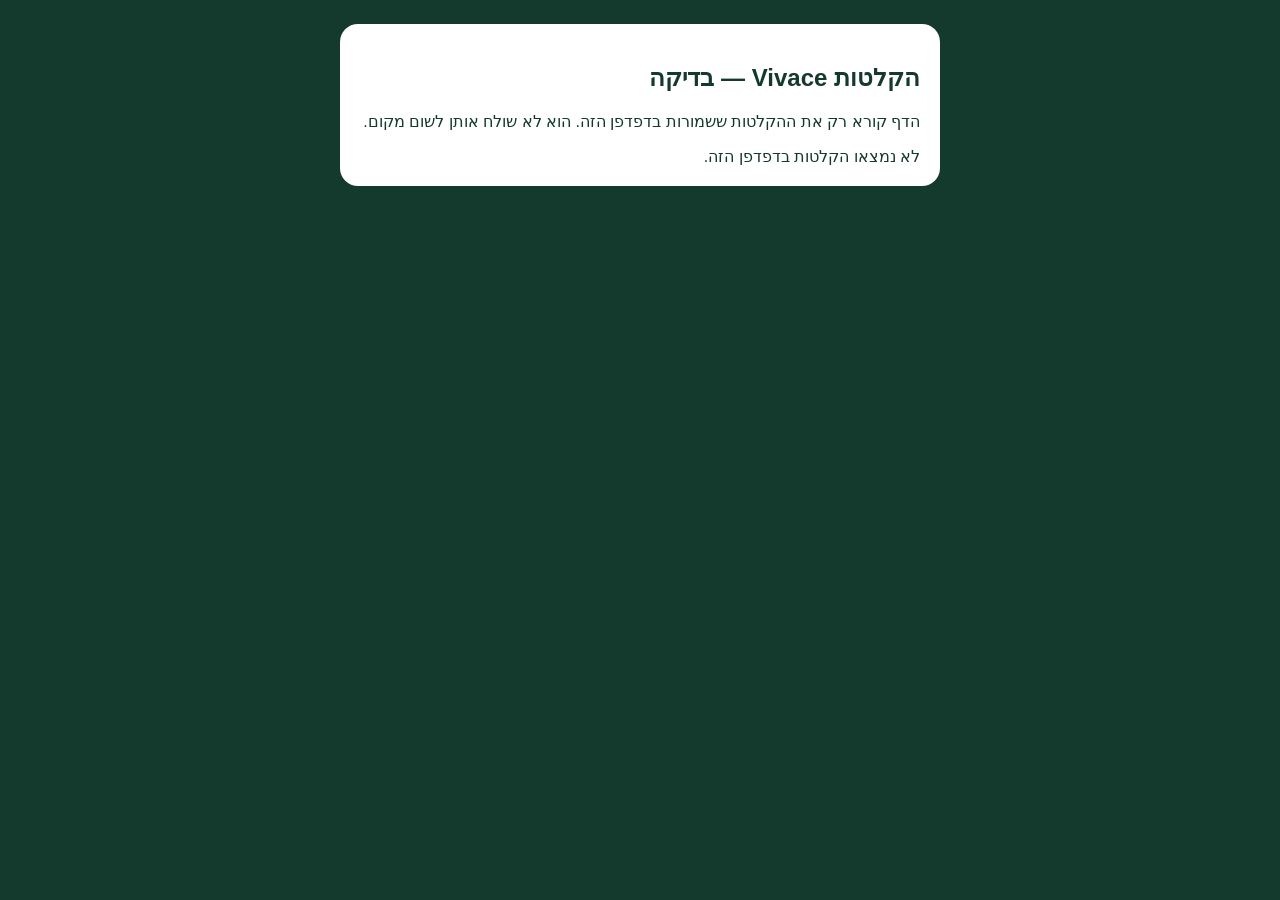
<file: vivace-discovery/audio-export.html>
<!doctype html><html lang="he" dir="rtl"><head><meta charset="utf-8"><meta name="viewport" content="width=device-width,initial-scale=1"><title>Vivace — Audio Export</title><style>body{font-family:Arial,sans-serif;background:#14392D;color:#fff;margin:0;padding:24px}.box{max-width:560px;margin:auto;background:#fff;color:#14392D;border-radius:18px;padding:20px}.item{padding:14px 0;border-bottom:1px solid #ddd}.btn{display:inline-block;margin:8px 6px 0 0;padding:10px 16px;border:0;border-radius:999px;background:#B85F3E;color:#fff;text-decoration:none;font-weight:700;font:700 14px Arial;cursor:pointer}small{opacity:.7}</style></head><body><div class="box"><h2>הקלטות Vivace — בדיקה</h2><p>הדף קורא רק את ההקלטות ששמורות בדפדפן הזה. הוא לא שולח אותן לשום מקום.</p><div id="list">טוען…</div></div><script>
const DB='vivace-owner-discovery-audio-v1',STORE='recordings';
function ext(r){const m=(r.mimeType||r.blob?.type||'').toLowerCase();return m.includes('ogg')?'ogg':m.includes('wav')?'wav':(m.includes('mp4')||m.includes('m4a'))?'m4a':'webm'}
function getAll(){return new Promise(resolve=>{const req=indexedDB.open(DB,1);req.onerror=()=>resolve([]);req.onupgradeneeded=()=>{if(!req.result.objectStoreNames.contains(STORE))req.result.createObjectStore(STORE,{keyPath:'questionId'})};req.onsuccess=()=>{const db=req.result;const tx=db.transaction(STORE,'readonly');const r=tx.objectStore(STORE).getAll();r.onsuccess=()=>{db.close();resolve(r.result||[])};r.onerror=()=>{db.close();resolve([])}}})}
(async()=>{const list=document.getElementById('list');const rows=await getAll();if(!rows.length){list.textContent='לא נמצאו הקלטות בדפדפן הזה.';return}list.innerHTML='';rows.sort((a,b)=>Number(a.questionId)-Number(b.questionId)).forEach(r=>{const d=document.createElement('div');d.className='item';const filename=`Vivace-Q${String(r.questionId).padStart(2,'0')}.${ext(r)}`;const file=new File([r.blob],filename,{type:r.mimeType||r.blob?.type||'audio/webm'});const url=URL.createObjectURL(file);d.innerHTML=`<b>שאלה ${r.questionId}</b><br><small>${Math.round((r.blob?.size||0)/1024)} KB</small><br>`;const a=document.createElement('a');a.className='btn';a.href=url;a.download=filename;a.textContent='הורד הקלטה';d.appendChild(a);if(navigator.share&&navigator.canShare&&navigator.canShare({files:[file]})){const b=document.createElement('button');b.className='btn';b.textContent='שתף הקלטה';b.onclick=()=>navigator.share({files:[file],title:`Vivace שאלה ${r.questionId}`}).catch(()=>{});d.appendChild(b)}list.appendChild(d)})})()
</script></body></html>
</file>
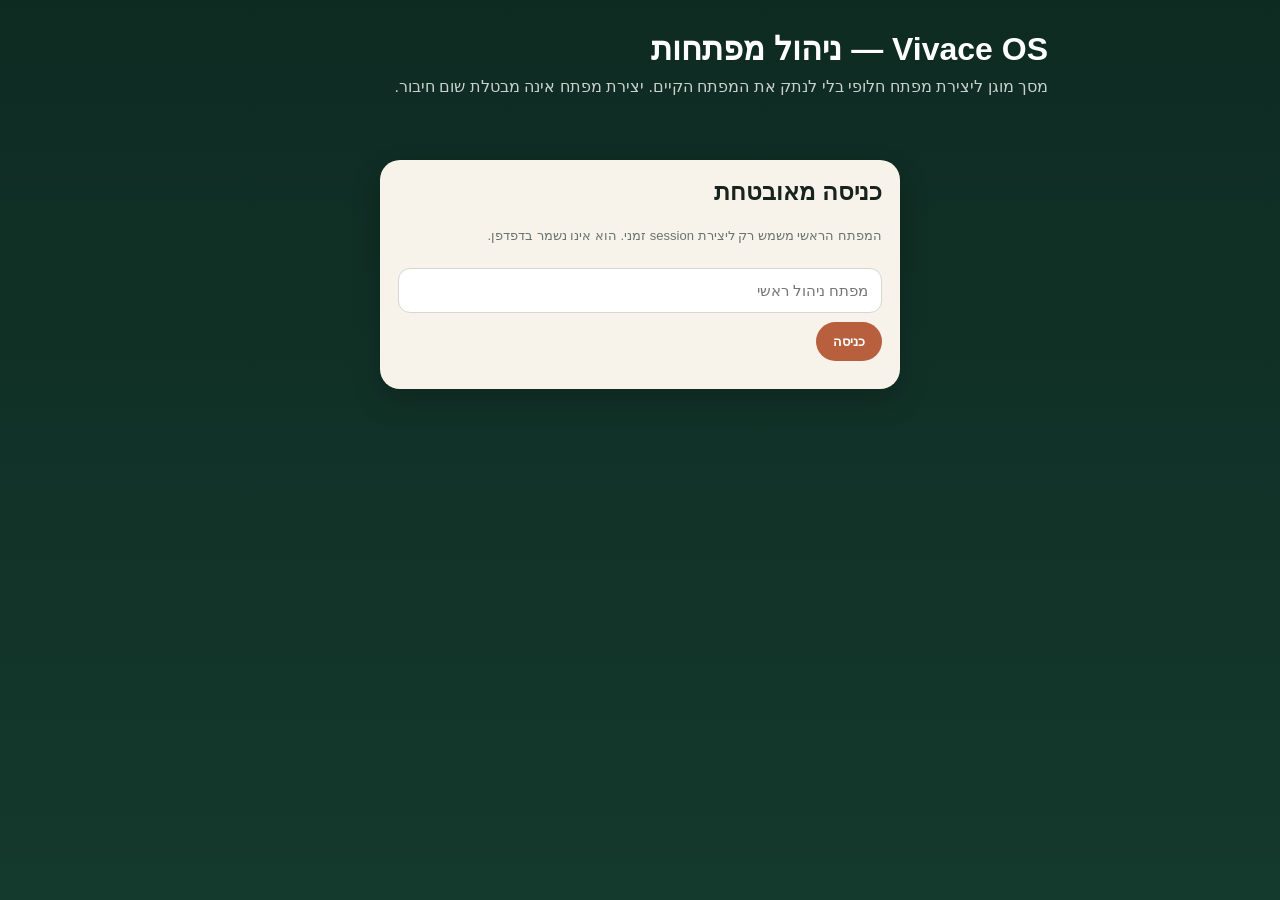
<file: vivace-discovery/keys.html>
<!doctype html>
<html lang="he" dir="rtl">
<head>
  <meta charset="utf-8">
  <meta name="viewport" content="width=device-width,initial-scale=1">
  <meta name="referrer" content="no-referrer">
  <meta name="robots" content="noindex,nofollow,noarchive">
  <meta http-equiv="Content-Security-Policy" content="default-src 'none'; script-src 'unsafe-inline'; style-src 'unsafe-inline'; connect-src https://eadljasmuqnzcrfudsib.supabase.co; base-uri 'none'; form-action 'none'; object-src 'none'">
  <title>Vivace OS — ניהול מפתחות</title>
  <style>
    :root{--g:#14392d;--g2:#0e2b22;--cream:#f7f3eb;--rust:#b85f3e;--gold:#d6b36c;--ink:#17231e;--muted:#68756f;--bad:#8b2f25}
    *{box-sizing:border-box}body{margin:0;min-height:100vh;background:linear-gradient(180deg,var(--g2),var(--g));font-family:Arial,sans-serif;color:var(--ink)}
    .wrap{max-width:860px;margin:auto;padding:18px}.head{color:#fff;padding:12px 4px 20px}.head h1{margin:0 0 7px}.head p{margin:0;opacity:.78;line-height:1.55}
    .card{background:var(--cream);border-radius:20px;padding:18px;margin-bottom:14px;box-shadow:0 12px 30px #0003}.login{max-width:520px;margin:40px auto}
    input,textarea{width:100%;padding:13px;border:1px solid #d7d7d1;border-radius:12px;font-size:15px;margin:9px 0;background:#fff;color:var(--ink)}textarea{font-family:monospace;direction:ltr;text-align:left;min-height:105px;word-break:break-all}
    .btn{border:0;border-radius:999px;background:var(--rust);color:#fff;padding:12px 17px;font-weight:800;cursor:pointer}.btn.secondary{background:var(--g)}.btn.light{background:#e4ddd1;color:var(--ink)}.btn:disabled{opacity:.55;cursor:default}
    .row{display:flex;gap:9px;align-items:center;justify-content:space-between;flex-wrap:wrap}.actions{display:flex;gap:9px;flex-wrap:wrap}.muted{color:var(--muted);font-size:13px;line-height:1.55}.error{color:var(--bad);font-weight:700;margin-top:10px}.notice{background:#fff1d2;border:1px solid #ead19b;border-radius:13px;padding:12px;line-height:1.6;margin:12px 0}.success{background:#e7f0e9;border:1px solid #bfd1c3;border-radius:13px;padding:12px;line-height:1.6;margin:12px 0}
    .keyrow{padding:12px 0;border-bottom:1px solid #ddd8cf}.keyrow:last-child{border-bottom:0}.pill{display:inline-block;border-radius:999px;padding:4px 9px;background:#e8efe9;color:var(--g);font-size:12px;font-weight:700}.pill.retiring{background:#fff1d2}.pill.revoked{background:#f5dcd7;color:var(--bad)}
    h2,h3{margin-top:0}@media(max-width:600px){.wrap{padding:12px}.card{padding:15px;border-radius:16px}.btn{width:100%}.actions{width:100%}}
  </style>
</head>
<body>
<div class="wrap">
  <div class="head"><h1>Vivace OS — ניהול מפתחות</h1><p>מסך מוגן ליצירת מפתח חלופי בלי לנתק את המפתח הקיים. יצירת מפתח אינה מבטלת שום חיבור.</p></div>
  <div id="app"></div>
</div>
<script>
(()=>{'use strict';
const LOGIN='https://eadljasmuqnzcrfudsib.supabase.co/functions/v1/vivace-admin-login';
const MANAGER='https://eadljasmuqnzcrfudsib.supabase.co/functions/v1/vivace-key-manager';
const ADMIN='https://eadljasmuqnzcrfudsib.supabase.co/functions/v1/vivace-admin';
const SESSION_KEY='vivace_key_rotation_session';
const app=document.getElementById('app');
let session='';try{session=sessionStorage.getItem(SESSION_KEY)||''}catch{}
function esc(s){return String(s??'').replace(/[&<>\"]/g,m=>({'&':'&amp;','<':'&lt;','>':'&gt;','"':'&quot;'}[m]))}
function fmt(s){try{return new Date(s).toLocaleString('he-IL',{dateStyle:'short',timeStyle:'short'})}catch{return s||'—'}}
async function request(url,body,headers={}){const r=await fetch(url,{method:'POST',headers:{'content-type':'application/json',...headers},body:JSON.stringify(body),cache:'no-store'});const j=await r.json().catch(()=>({}));if(!r.ok)throw Object.assign(new Error(j.error||('HTTP '+r.status)),{status:r.status});return j}
function setSession(value){session=value||'';try{if(session)sessionStorage.setItem(SESSION_KEY,session);else sessionStorage.removeItem(SESSION_KEY)}catch{}}
function login(message=''){app.innerHTML='<div class="card login"><h2>כניסה מאובטחת</h2><p class="muted">המפתח הראשי משמש רק ליצירת session זמני. הוא אינו נשמר בדפדפן.</p><input id="master" type="password" autocomplete="current-password" placeholder="מפתח ניהול ראשי"><button id="login" class="btn">כניסה</button><div class="error">'+esc(message)+'</div></div>';document.getElementById('login').onclick=async()=>{const input=document.getElementById('master'),key=input.value.trim();input.value='';try{const r=await request(LOGIN,{action:'login'},{'x-vivace-admin-key':key});if(!r.sessionToken)throw new Error('SESSION_CREATE_FAILED');setSession(r.sessionToken);await dashboard()}catch(e){setSession('');login(e.message==='RATE_LIMITED'?'יותר מדי ניסיונות. נסה מאוחר יותר.':'המפתח אינו תקין.')}}}
async function manager(body){try{return await request(MANAGER,body,{'x-vivace-admin-session':session})}catch(e){if(e.status===401){setSession('');login(e.message==='REAUTH_REQUIRED'?'ליצירת מפתח חדש נדרש אימות מחדש.':'ה-session פג. יש להתחבר מחדש.')}throw e}}
function keyRows(items){if(!items?.length)return'<div class="muted">אין מפתחות.</div>';return items.map(k=>'<div class="keyrow"><div class="row"><div><b>'+esc(k.label)+'</b><div class="muted">נוצר: '+fmt(k.created_at)+' · שימושים: '+Number(k.use_count||0)+(k.last_used_at?' · שימוש אחרון: '+fmt(k.last_used_at):'')+'</div></div><span class="pill '+esc(k.status)+'">'+esc(k.status)+'</span></div></div>').join('')}
async function dashboard(){app.innerHTML='<div class="card">טוען מצב מפתחות…</div>';try{const r=await manager({action:'list'}),canCreate=r.canCreateWithoutReauth!==false;app.innerHTML='<div class="card"><div class="row"><div><h2 style="margin:0">מצב נוכחי</h2><div class="muted">המפתחות הקיימים נשארים פעילים עד ביטול ידני ומאושר.</div></div><button id="logout" class="btn secondary">התנתק</button></div></div>'+(canCreate?'':'<div class="notice"><b>נדרש אימות מחדש:</b> מטעמי אבטחה יצירת מפתח מותרת רק ב-15 הדקות שלאחר הכניסה. אפשר עדיין לצפות במצב המפתחות.</div>')+'<div class="card"><div class="row"><h3>מפתחות ניהול</h3><button id="newAdmin" class="btn" '+(canCreate?'':'disabled')+'>צור מפתח ניהול חדש</button></div>'+keyRows(r.keys?.admin)+'</div><div class="card"><div class="row"><h3>מפתחות MCP / ChatGPT</h3><button id="newMcp" class="btn" '+(canCreate?'':'disabled')+'>צור מפתח MCP חדש</button></div>'+keyRows(r.keys?.mcp)+'</div><div class="notice"><b>זהירות:</b> יצירת מפתח חדש אינה מבטלת את הישן. קודם שומרים את החדש, בודקים שהוא עובד, ורק לאחר אישור נפרד מבטלים את הישן.</div>';document.getElementById('logout').onclick=logout;if(canCreate){document.getElementById('newAdmin').onclick=()=>createKey('admin');document.getElementById('newMcp').onclick=()=>createKey('mcp')}}catch(e){if(e.status!==401)app.innerHTML='<div class="card error">שגיאה: '+esc(e.message)+'</div>'}}
async function createKey(type){const label=prompt(type==='admin'?'שם לזיהוי מפתח הניהול החדש:':'שם לזיהוי מפתח ה-MCP החדש:',type==='admin'?'admin-rotation':'mcp-rotation');if(label===null)return;if(!confirm('ייווצר מפתח חדש. המפתח הקיים יישאר פעיל ולא יתבצע ניתוק. להמשיך?'))return;try{const r=await manager({action:'create',type,label});const k=r.key;if(!k?.rawKey)throw new Error('KEY_NOT_RETURNED');showKey(k)}catch(e){if(e.status!==401)alert(e.message==='TOO_MANY_ACTIVE_KEYS'?'יש כבר יותר מדי מפתחות פעילים. אין ליצור נוסף לפני בדיקה.':e.message==='RATE_LIMITED'?'הגעת למגבלת יצירת המפתחות היומית.':'יצירת המפתח נכשלה: '+e.message)}}
function showKey(k){app.innerHTML='<div class="card"><h2>המפתח החדש נוצר</h2><div class="notice"><b>זה העותק היחיד שיוצג.</b> העתק ושמור אותו במקום פרטי. אל תשלח אותו בצ’אט, במייל או בהודעה.</div><div class="muted">סוג: '+esc(k.type)+' · שם: '+esc(k.label)+'</div><textarea id="raw" readonly>'+esc(k.rawKey)+'</textarea><div class="actions"><button id="copy" class="btn">העתק</button><button id="back" class="btn secondary">חזרה בלי לבטל את הישן</button></div><div id="copyState" class="success" style="display:none">המפתח הועתק. עדיין יש לשמור אותו במקום פרטי ולבדוק אותו לפני ביטול הישן.</div><div class="notice">'+(k.type==='mcp'?'השלב הבא יהיה לחבר את Vivace OS ל-ChatGPT עם המפתח החדש. החיבור הישן נשאר פעיל בינתיים.':'השלב הבא יהיה לבדוק את המפתח בחלון פרטי חדש. המפתח הישן נשאר פעיל בינתיים.')+'</div></div>';document.getElementById('copy').onclick=async()=>{const value=document.getElementById('raw').value;try{await navigator.clipboard.writeText(value)}catch{document.getElementById('raw').select();document.execCommand('copy')}document.getElementById('copyState').style.display='block'};document.getElementById('back').onclick=dashboard}
async function logout(){try{if(session)await request(ADMIN,{action:'logout'},{'x-vivace-admin-session':session})}catch{}setSession('');login('התנתקת בהצלחה.')}
if(session)dashboard();else login();
})();
</script>
</body>
</html>
</file>
<file: styles-0.css>
:root { --bg:#f6f1e7; --surface:#fffdf8; --surface-soft:#f2ebde; --ink:#18241f; --ink-muted:#607069; --green:#2f6b57; --green-deep:#163c32; --green-2:#244d41; --accent:#b5965b; --accent-soft:rgba(181,150,91,.18); --border:rgba(24,36,31,.12); --shadow:0 18px 50px rgba(12,28,23,.08); --radius:24px; --hero-desk:none; --hero-mobile:none; --section-light:none; --cta-dark:none; --honey-bg:none; --aloe-square:none; --liquid-wide:none; --portrait:none; } * {box-sizing:border-box} html {scroll-behavior:smooth; overflow-x:hidden} body {margin:0; font-family:'Heebo',system-ui,-apple-system,sans-serif; color:var(--ink); background:var(--bg); overflow-x:hidden} img {max-width:100%; display:block} a {color:inherit; text-decoration:none} button,input,select,textarea {font:inherit} .wrap {width:min(1180px, calc(100% - 32px)); margin-inline:auto} .eyebrow {display:inline-flex; align-items:center; gap:.55rem; font-size:.82rem; font-weight:700; color:var(--green-deep); letter-spacing:.02em} .eyebrow::before {content:''; width:28px; height:1px; background:var(--accent)} .section {padding:84px 0; position:relative} h1,h2,h3 {font-family:'Frank Ruhl Libre',serif; line-height:1.02; margin:0; color:var(--ink)} h1 {font-size:clamp(3rem,8vw,6rem)} h2 {font-size:clamp(2rem,5vw,3.35rem)} h3 {font-size:clamp(1.2rem,3.2vw,1.6rem)} p {margin:0; color:var(--ink-muted); line-height:1.8; font-size:1rem} .header {position:fixed; inset:0 0 auto; z-index:30; transition:background .3s ease, backdrop-filter .3s ease, border-color .3s ease, transform .3s ease} .header.scrolled {background:rgba(246,241,231,.78); backdrop-filter:blur(18px); border-bottom:1px solid rgba(24,36,31,.08)} .header-inner {display:flex; align-items:center; justify-content:space-between; min-height:74px; gap:12px} .brand {display:flex; flex-direction:column; gap:2px} .brand strong {font-size:1.15rem; color:var(--green-deep)} .brand span {font-size:.82rem; color:var(--ink-muted)} .nav {display:flex; gap:20px; align-items:center} .nav a {font-size:.94rem; color:#28473e} .nav .cta-link {padding:12px 18px; border-radius:999px; background:var(--green-deep); color:#fffaf1; font-weight:700} .hero {min-height:100svh; display:grid; align-items:center; padding:120px 0 60px; position:relative; isolation:isolate} .hero::before {content:''; position:absolute; inset:0; background: radial-gradient(circle at 20% 20%, rgba(255,255,255,.72), transparent 34%), radial-gradient(circle at 75% 25%, rgba(102,168,135,.10), transparent 36%), linear-gradient(180deg, rgba(255,255,255,.15), rgba(255,255,255,0) 35%); z-index:-3} .hero-media {position:absolute; inset:0; z-index:-4; background-image:var(--hero-desk); background-size:cover; background-position:center center; opacity:.92;} .hero-shade {position:absolute; inset:0; z-index:-2; background:linear-gradient(90deg, rgba(246,241,231,.96) 0%, rgba(246,241,231,.83) 42%, rgba(246,241,231,.38) 66%, rgba(246,241,231,.05) 100%)} .hero-orb,.hero-orb2,.hero-line,.hero-droplets {position:absolute; pointer-events:none; z-index:-1;} .hero-orb {width:36vw; min-width:220px; max-width:480px; aspect-ratio:1; left:-8vw; bottom:8vh; border-radius:50%; background:radial-gradient(circle, rgba(145,198,170,.28) 0%, rgba(145,198,170,.12) 42%, transparent 72%); filter:blur(24px); animation:floatA 12s ease-in-out infinite} .hero-orb2 {width:28vw; min-width:170px; max-width:340px; aspect-ratio:1; left:18%; top:14%; border-radius:50%; background:radial-gradient(circle, rgba(190,211,198,.42) 0%, rgba(190,211,198,.12) 42%, transparent 75%); filter:blur(32px); animation:floatB 14s ease-in-out infinite} .hero-line {inset:auto auto 16% 8%; width:34%; height:1px; background:linear-gradient(90deg, rgba(181,150,91,.85), rgba(181,150,91,.05)); transform-origin:right center; animation:linePulse 8s ease-in-out infinite} .hero-droplets {right:8%; bottom:13%; width:min(44vw,380px); height:min(44vw,380px); opacity:.72} .hero-droplets::before,.hero-droplets::after {content:''; position:absolute; inset:0; background-repeat:no-repeat;} .hero-droplets::before {background-image: radial-gradient(circle at 22% 24%, rgba(255,255,255,.95) 0 7px, transparent 8px), radial-gradient(circle at 48% 62%, rgba(255,255,255,.8) 0 5px, transparent 6px), radial-gradient(circle at 73% 28%, rgba(255,255,255,.62) 0 4px, transparent 5px), radial-gradient(circle at 82% 70%, rgba(181,150,91,.75) 0 3px, transparent 4px); animation:floatC 16s ease-in-out infinite} .hero-droplets::after {background-image: radial-gradient(circle at 32% 74%, rgba(255,255,255,.62) 0 4px, transparent 5px), radial-gradient(circle at 68% 54%, rgba(226,241,233,.9) 0 9px, transparent 10px); filter:blur(1px); animation:floatA 13s ease-in-out infinite reverse} .hero-grid {display:grid; grid-template-columns:1.1fr .9fr; gap:48px; align-items:center} .hero-copy {max-width:640px} .hero-kicker {display:inline-flex; align-items:center; gap:10px; margin-bottom:18px; padding:10px 14px; border:1px solid rgba(24,36,31,.08); border-radius:999px; background:rgba(255,255,255,.5); backdrop-filter:blur(12px); color:#2c4f45; font-size:.9rem; font-weight:700} .hero-title {margin-bottom:18px; color:#143126; overflow:hidden} .hero-title .line {display:block; transform:translateY(110%); opacity:0; animation:revealUp .95s cubic-bezier(.22,1,.36,1) forwards} .hero-title .line:nth-child(2){animation-delay:.12s} .hero-title .line:nth-child(3){animation-delay:.24s} .hero-sub {max-width:40ch; font-size:1.08rem; opacity:0; transform:translateY(18px); animation:fadeLift .9s ease forwards .35s} .hero-actions {display:flex; flex-wrap:wrap; gap:14px; margin-top:28px; opacity:0; transform:translateY(18px); animation:fadeLift .9s ease forwards .48s} .btn {display:inline-flex; justify-content:center; align-items:center; gap:10px; min-height:52px; padding:0 22px; border-radius:16px; border:1px solid transparent; font-weight:700; transition:transform .25s ease, box-shadow .25s ease, background .25s ease, color .25s ease} .btn:hover {transform:translateY(-1px)} .btn:active {transform:translateY(0)} .btn:focus-visible {outline:3px solid rgba(181,150,91,.55); outline-offset:3px}
</file>
<file: styles-1.css>
.btn.primary {background:var(--green-deep); color:#fff9f1; box-shadow:0 18px 36px rgba(22,60,50,.18)} .btn.secondary {background:rgba(255,255,255,.55); color:#20362e; border-color:rgba(24,36,31,.1); backdrop-filter:blur(14px)} .btn.text {padding:0; min-height:auto; border-radius:0; color:var(--green-deep)} .hero-meta {display:grid; grid-template-columns:repeat(3, minmax(0,1fr)); gap:14px; margin-top:34px; max-width:700px} .meta-item {padding:18px 16px; border-radius:20px; background:rgba(255,255,255,.52); backdrop-filter:blur(14px); border:1px solid rgba(24,36,31,.08)} .meta-item strong {display:block; color:var(--green-deep); font-size:1rem; margin-bottom:6px} .meta-item span {color:var(--ink-muted); font-size:.95rem; line-height:1.55} .art-panel {position:relative; min-height:540px} .art-frame {position:absolute; inset:0; border-radius:36px; overflow:hidden; box-shadow:var(--shadow); border:1px solid rgba(255,255,255,.65); background:linear-gradient(180deg, rgba(255,255,255,.45), rgba(255,255,255,.2))} .art-frame::before {content:''; position:absolute; inset:0; background-image:var(--portrait); background-size:cover; background-position:center; mix-blend-mode:multiply; opacity:.88; transform:scale(1.02)} .art-frame::after {content:''; position:absolute; inset:0; background:linear-gradient(180deg, rgba(255,255,255,.08), rgba(19,49,38,.1));} .art-card {position:absolute; left:5%; bottom:7%; width:min(74%, 340px); padding:20px; border-radius:24px; background:rgba(255,253,248,.82); border:1px solid rgba(24,36,31,.08); backdrop-filter:blur(14px); box-shadow:var(--shadow)} .art-card strong {display:block; color:var(--green-deep); font-size:1rem; margin-bottom:8px} .art-card p {font-size:.95rem; line-height:1.7} .section-light::before {content:''; position:absolute; inset:0; background-image:var(--section-light); background-size:cover; background-position:center; opacity:.24; z-index:-2} .section-light::after {content:''; position:absolute; inset:0; background:linear-gradient(180deg, rgba(246,241,231,.92), rgba(246,241,231,.98)); z-index:-1} .split {display:grid; grid-template-columns:1fr 1fr; gap:32px; align-items:start} .lead {font-size:1.1rem; max-width:52ch} .interest-list {display:grid; grid-template-columns:repeat(2, minmax(0,1fr)); gap:14px; margin-top:28px} .interest-item {position:relative; padding:20px 18px; border-top:1px solid var(--border); border-bottom:1px solid rgba(24,36,31,.06); background:rgba(255,255,255,.5); border-radius:18px; overflow:hidden; transition:transform .25s ease, border-color .25s ease, background .25s ease} .interest-item::before {content:''; position:absolute; right:0; top:0; bottom:0; width:3px; background:linear-gradient(180deg, var(--accent), rgba(181,150,91,0)); opacity:.6; transform:scaleY(.18); transform-origin:top; transition:transform .4s ease} .interest-item:hover {transform:translateY(-2px); border-color:rgba(24,36,31,.14); background:rgba(255,255,255,.78)} .interest-item:hover::before {transform:scaleY(1)} .interest-num {font-size:.82rem; color:var(--accent); font-weight:800; margin-bottom:8px} .interest-item strong {display:block; color:var(--green-deep); font-size:1.05rem; margin-bottom:6px} .story-layout {display:grid; grid-template-columns:.9fr 1.1fr; gap:34px; align-items:center; margin-top:28px} .story-media {min-height:420px; border-radius:30px; overflow:hidden; position:relative; box-shadow:var(--shadow); background:linear-gradient(180deg, rgba(255,255,255,.4), rgba(255,255,255,.08))} .story-media::before {content:''; position:absolute; inset:0; background-image:var(--portrait); background-size:cover; background-position:center; opacity:.95} .story-media::after {content:''; position:absolute; inset:auto 0 0; height:35%; background:linear-gradient(180deg, transparent, rgba(20,49,38,.25))} .story-stamp {position:absolute; left:18px; top:18px; padding:10px 14px; border-radius:999px; font-size:.84rem; font-weight:700; background:rgba(255,253,248,.76); border:1px solid rgba(24,36,31,.08); backdrop-filter:blur(10px)} .story-copy h2 {margin-bottom:18px} .story-quote {font-family:'Frank Ruhl Libre',serif; font-size:clamp(1.5rem,3.2vw,2.2rem); color:var(--green-deep); margin-bottom:16px} .numbers {display:grid; gap:18px; margin-top:30px} .num-row {display:grid; grid-template-columns:auto 1fr; gap:18px; padding-bottom:18px; border-bottom:1px solid var(--border)} .num-row .n {font-family:'Frank Ruhl Libre',serif; font-size:2rem; color:var(--accent); line-height:1} .num-row strong {display:block; font-size:1.08rem; color:var(--green-deep); margin-bottom:6px} .process-track {display:grid; grid-template-columns:repeat(4, minmax(0,1fr)); gap:18px; margin-top:34px} .process-card {position:relative; padding:26px 20px 22px; border-radius:24px; background:rgba(255,255,255,.72); border:1px solid rgba(24,36,31,.09); box-shadow:var(--shadow); overflow:hidden} .process-card::before {content:''; position:absolute; inset:0 auto auto 0; width:100%; height:3px; background:linear-gradient(90deg, rgba(181,150,91,.95), rgba(181,150,91,.08)); transform-origin:right center; transform:scaleX(.18)} .is-visible .process-card::before {animation:growLine .75s ease forwards} .process-step {font-size:.82rem; font-weight:800; color:var(--accent); margin-bottom:14px} .process-card h3 {margin-bottom:10px; color:var(--green-deep)} .categories-grid {display:grid; grid-template-columns:1.15fr .85fr; gap:22px; margin-top:34px} .category-feature {position:relative; min-height:420px; border-radius:30px; overflow:hidden; box-shadow:var(--shadow); color:#fffefb; background:linear-gradient(160deg, rgba(22,60,50,1), rgba(47,107,87,.88));} .category-feature::before {content:''; position:absolute; inset:0; background-image:var(--aloe-square); background-size:cover; background-position:center; mix-blend-mode:screen; opacity:.36} .category-feature::after {content:''; position:absolute; inset:0; background:linear-gradient(180deg, rgba(19,49,38,.08), rgba(19,49,38,.56))} .category-content {position:absolute; inset:auto 0 0; padding:28px; z-index:1}
</file>
<file: styles-2.css>
.category-badge {display:inline-flex; margin-bottom:12px; padding:8px 12px; border-radius:999px; background:rgba(255,255,255,.14); border:1px solid rgba(255,255,255,.18); backdrop-filter:blur(10px); font-size:.82rem; font-weight:700} .category-content h3 {color:#fffef9; margin-bottom:10px} .category-content p {color:rgba(255,255,255,.82)} .category-side {display:grid; gap:16px} .category-tile {padding:22px 20px; border-radius:22px; background:rgba(255,255,255,.72); border:1px solid rgba(24,36,31,.08); box-shadow:var(--shadow)} .category-tile:nth-child(2){background-image:var(--honey-bg); background-size:cover; background-position:center; position:relative; overflow:hidden} .category-tile:nth-child(2)::before{content:''; position:absolute; inset:0; background:linear-gradient(180deg, rgba(255,253,248,.82), rgba(255,253,248,.9));} .category-tile > * {position:relative} .category-tile strong {display:block; margin-bottom:8px; color:var(--green-deep); font-size:1.05rem} .quote-band {padding:34px; border-radius:30px; margin-top:34px; background:linear-gradient(135deg, rgba(255,255,255,.76), rgba(255,253,248,.56)); border:1px solid rgba(24,36,31,.08); box-shadow:var(--shadow)} .quote-band blockquote {margin:0; font-family:'Frank Ruhl Libre',serif; font-size:clamp(1.5rem,3vw,2.35rem); color:var(--green-deep); line-height:1.35} .quote-band cite {display:block; margin-top:14px; font-style:normal; color:var(--ink-muted); font-weight:700} .opportunity {padding:84px 0; position:relative; color:#fffdf8; overflow:hidden} .opportunity::before {content:''; position:absolute; inset:0; background-image:var(--honey-bg); background-size:cover; background-position:center; opacity:.75; z-index:-2} .opportunity::after {content:''; position:absolute; inset:0; background:linear-gradient(140deg, rgba(20,49,38,.92), rgba(24,60,50,.82), rgba(33,67,56,.72)); z-index:-1} .opportunity-grid {display:grid; grid-template-columns:1fr auto; gap:28px; align-items:end} .opportunity h2,.opportunity p,.opportunity .eyebrow {color:#fffaf1} .opportunity .eyebrow::before {background:rgba(255,250,241,.6)} .opportunity .btn.secondary {background:rgba(255,255,255,.11); color:#fffdf9; border-color:rgba(255,255,255,.22)} .guidance {padding:96px 0 88px; position:relative; overflow:hidden} .guidance::before {content:''; position:absolute; inset:0; background-image:var(--cta-dark); background-size:cover; background-position:center; opacity:.92; z-index:-2} .guidance::after {content:''; position:absolute; inset:0; background:linear-gradient(180deg, rgba(18,47,39,.9), rgba(18,47,39,.96)); z-index:-1} .guidance-grid {display:grid; grid-template-columns:.92fr 1.08fr; gap:28px; align-items:start} .guidance-copy h2,.guidance-copy p,.guidance-copy .eyebrow {color:#fffdf8} .guidance-copy .eyebrow::before {background:rgba(255,255,255,.6)} .guidance-copy p {max-width:44ch; color:rgba(255,253,248,.82)} .guidance-panel {background:rgba(255,253,248,.92); border-radius:28px; padding:24px; border:1px solid rgba(255,255,255,.12); box-shadow:0 22px 50px rgba(3,12,10,.18)} .guidance-note {display:flex; align-items:flex-start; gap:10px; padding:14px 16px; margin-bottom:18px; border-radius:18px; background:rgba(47,107,87,.08); color:#26443b; border:1px solid rgba(47,107,87,.12)} .form-grid {display:grid; grid-template-columns:1fr 1fr; gap:14px} .field {display:grid; gap:8px} .field.full {grid-column:1/-1} label {font-size:.92rem; font-weight:700; color:#26443b} input,select,textarea {width:100%; min-height:52px; padding:14px 16px; border-radius:16px; border:1px solid rgba(24,36,31,.12); background:#fffdfa; color:var(--ink); transition:border-color .2s ease, box-shadow .2s ease, transform .2s ease} textarea {min-height:116px; resize:vertical} input:focus,select:focus,textarea:focus {outline:none; border-color:rgba(47,107,87,.45); box-shadow:0 0 0 4px rgba(47,107,87,.12)} .form-actions {display:flex; flex-wrap:wrap; gap:14px; align-items:center; margin-top:18px} .status {font-size:.95rem; color:#244d41; min-height:1.4em} .faq-list {display:grid; gap:14px; margin-top:28px} details {padding:20px 22px; border-radius:20px; background:rgba(255,255,255,.68); border:1px solid rgba(24,36,31,.08); box-shadow:var(--shadow)} summary {cursor:pointer; list-style:none; font-weight:700; color:var(--green-deep)} summary::-webkit-details-marker {display:none} details p {margin-top:12px} .footer {padding:38px 0 56px; border-top:1px solid rgba(24,36,31,.08); background:rgba(255,255,255,.38)} .footer-grid {display:grid; grid-template-columns:1fr auto; gap:24px; align-items:end} .footer-links {display:flex; flex-wrap:wrap; gap:14px; color:var(--green-deep); font-size:.95rem} .small {font-size:.85rem; color:var(--ink-muted); line-height:1.7} .reveal {opacity:0; transform:translateY(28px); transition:opacity .8s cubic-bezier(.22,1,.36,1), transform .8s cubic-bezier(.22,1,.36,1)} .reveal.is-visible {opacity:1; transform:none} .mobile-bar {position:fixed; left:12px; right:12px; bottom:12px; z-index:40; display:none; grid-template-columns:1fr 1.2fr 1fr; gap:10px; padding:10px; border-radius:22px; background:rgba(255,253,248,.86); border:1px solid rgba(24,36,31,.08); backdrop-filter:blur(16px); box-shadow:0 16px 36px rgba(12,28,23,.12); transform:translateY(140%); transition:transform .35s ease} .mobile-bar.show {transform:translateY(0)} .mobile-bar a {display:flex; justify-content:center; align-items:center; min-height:46px; border-radius:14px; background:#fffdf9; color:#24453d; font-weight:700; border:1px solid rgba(24,36,31,.08)} .mobile-bar a.primary {background:var(--green-deep); color:#fffef9} @keyframes revealUp {to {transform:none; opacity:1}} @keyframes fadeLift {to {transform:none; opacity:1}} @keyframes floatA {0%,100%{transform:translate3d(0,0,0)}50%{transform:translate3d(10px,-12px,0)}} @keyframes floatB {0%,100%{transform:translate3d(0,0,0) scale(1)}50%{transform:translate3d(-8px,12px,0) scale(1.03)}} @keyframes floatC {0%,100%{transform:translate3d(0,0,0)}50%{transform:translate3d(-6px,-10px,0)}} @keyframes linePulse {0%,100%{transform:scaleX(.65); opacity:.6}50%{transform:scaleX(1); opacity:1}} @keyframes growLine {to {transform:scaleX(1)}}
</file>
<file: styles-3.css>
@media (max-width: 980px) { .hero-grid,.split,.story-layout,.categories-grid,.guidance-grid,.opportunity-grid {grid-template-columns:1fr} .art-panel {min-height:300px} .process-track {grid-template-columns:1fr 1fr} .nav a:not(.cta-link) {display:none} } @media (max-width: 760px) { .wrap {width:min(100% - 24px, 1120px)} .section {padding:72px 0} .header-inner {min-height:68px} .hero {padding-top:102px; min-height:auto} .hero-media {background-image:var(--hero-mobile); background-position:center top} .hero-shade {background:linear-gradient(180deg, rgba(246,241,231,.94) 0%, rgba(246,241,231,.84) 46%, rgba(246,241,231,.32) 100%)} .hero-grid {gap:26px} .hero-orb {width:56vw; left:-14vw; bottom:36vh} .hero-orb2 {width:42vw; left:auto; right:-8vw; top:8vh} .hero-line {width:60%; left:auto; right:8%; bottom:26%} .hero-droplets {right:4%; bottom:26%; width:56vw; height:56vw; opacity:.55} .art-panel {display:none} .hero-meta {grid-template-columns:1fr; gap:10px; margin-top:24px} .interest-list,.form-grid,.process-track {grid-template-columns:1fr} .story-layout {gap:18px} .story-media {min-height:300px} .guidance-panel {padding:18px} .footer-grid {grid-template-columns:1fr} .mobile-bar {display:grid} } @media (prefers-reduced-motion: reduce) { html {scroll-behavior:auto} *,*::before,*::after {animation:none !important; transition:none !important} .reveal {opacity:1; transform:none} .hero-title .line,.hero-sub,.hero-actions {opacity:1; transform:none} } html,body{overflow-x:clip} body{position:relative} body::before{content:"";position:fixed;inset:0;pointer-events:none;z-index:90;opacity:.035;background-image:radial-gradient(circle at 20% 20%,#1d4638 0 1px,transparent 1.4px);background-size:11px 11px;mix-blend-mode:multiply} .scroll-progress{position:fixed;inset:0 0 auto;height:3px;z-index:120;background:rgba(255,255,255,.08);pointer-events:none} .scroll-progress span{display:block;width:100%;height:100%;background:linear-gradient(90deg,var(--gold),#e2cf9a,var(--green));transform:scaleX(0);transform-origin:right center;will-change:transform} .section{isolation:isolate} .section-number{position:absolute;top:32px;inset-inline-start:max(18px,calc((100vw - 1180px)/2));font-family:'Frank Ruhl Libre',serif;font-size:.86rem;letter-spacing:.22em;color:rgba(22,60,50,.42);writing-mode:vertical-rl;transform:rotate(180deg)} .section-number::after{content:"";display:block;width:1px;height:42px;background:linear-gradient(var(--gold),transparent);margin:10px auto 0} .brand-ribbon{position:relative;overflow:hidden;border-block:1px solid rgba(24,36,31,.09);background:rgba(255,253,248,.7);backdrop-filter:blur(14px)} .brand-ribbon::before,.brand-ribbon::after{content:"";position:absolute;top:0;bottom:0;width:12vw;z-index:2;pointer-events:none} .brand-ribbon::before{right:0;background:linear-gradient(90deg,transparent,var(--bg))} .brand-ribbon::after{left:0;background:linear-gradient(-90deg,transparent,var(--bg))} .brand-ribbon-track{display:flex;gap:42px;width:max-content;padding:18px 0;animation:ribbon 28s linear infinite} .brand-ribbon-track span{display:inline-flex;align-items:center;gap:42px;color:#35584d;font-size:.84rem;font-weight:700;white-space:nowrap;letter-spacing:.035em} .brand-ribbon-track span::after{content:"";width:5px;height:5px;border-radius:50%;background:var(--gold);box-shadow:0 0 0 5px rgba(181,150,91,.12)} @keyframes ribbon{to{transform:translateX(50%)}} .hero-scroll-cue{position:absolute;bottom:24px;right:50%;translate:50% 0;display:grid;place-items:center;gap:8px;color:rgba(20,49,38,.65);font-size:.76rem;font-weight:700;z-index:3} .hero-scroll-cue i{width:1px;height:44px;background:linear-gradient(var(--gold),transparent);animation:cue 2.2s ease-in-out infinite;transform-origin:top} @keyframes cue{0%,100%{transform:scaleY(.35);opacity:.45}50%{transform:scaleY(1);opacity:1}} .visual-break{position:relative;min-height:560px;display:grid;align-items:end;overflow:hidden;color:#fffdf8;isolation:isolate} .visual-break::before{content:"";position:absolute;inset:-8%;z-index:-3;background-image:var(--liquid-wide);background-size:cover;background-position:center;transform:translateY(var(--break-shift,0)) scale(1.08);will-change:transform} .visual-break::after{content:"";position:absolute;inset:0;z-index:-2;background:linear-gradient(180deg,rgba(13,45,35,.05),rgba(13,45,35,.82) 78%,rgba(13,45,35,.94))} .visual-break-glass{position:absolute;inset:12% auto auto 7%;width:min(34vw,430px);aspect-ratio:1;border-radius:48% 52% 62% 38%/44% 58% 42% 56%;border:1px solid rgba(255,255,255,.35);background:linear-gradient(145deg,rgba(255,255,255,.16),rgba(255,255,255,.02));box-shadow:inset 20px 16px 38px rgba(255,255,255,.12),0 30px 90px rgba(0,0,0,.15);backdrop-filter:blur(5px);animation:floatB 13s ease-in-out infinite} .visual-break-content{padding-block:90px 62px;max-width:760px} .visual-break .eyebrow,.visual-break h2,.visual-break p{color:#fffdf8} .visual-break h2{font-size:clamp(2.6rem,6vw,5.4rem);margin:14px 0 18px;max-width:11ch} .visual-break p{color:rgba(255,253,248,.82);max-width:50ch;font-size:1.08rem} .visual-break-mark{display:flex;gap:12px;align-items:center;margin-top:26px;font-size:.88rem;font-weight:700;color:#e4d6ae} .visual-break-mark::before{content:"";width:54px;height:1px;background:#e4d6ae} .spotlight-card{position:relative;overflow:hidden;transform-style:preserve-3d;transition:transform .35s var(--ease),box-shadow .35s var(--ease)} .spotlight-card::after{content:"";position:absolute;inset:-1px;pointer-events:none;background:radial-gradient(300px circle at var(--mx,50%) var(--my,50%),rgba(255,255,255,.28),transparent 42%);opacity:0;transition:opacity .3s} .spotlight-card:hover::after{opacity:1} .spotlight-card:hover{box-shadow:0 30px 80px rgba(16,49,38,.14)} .reveal-group>*{opacity:0;transform:translateY(22px);transition:opacity .7s var(--ease),transform .7s var(--ease)} .reveal-group.is-visible>*{opacity:1;transform:none} .reveal-group.is-visible>*:nth-child(2){transition-delay:.08s} .reveal-group.is-visible>*:nth-child(3){transition-delay:.16s} .reveal-group.is-visible>*:nth-child(4){transition-delay:.24s} .reveal-group.is-visible>*:nth-child(5){transition-delay:.32s}
</file>
<file: styles-4.css>
:root{--gold:#b5965b;--ease:cubic-bezier(.22,1,.36,1)} .nav a.active{color:var(--green-deep);font-weight:800} .nav a.active::after{transform:scaleX(1)} .liquid-divider{height:76px;position:relative;overflow:hidden;background:linear-gradient(180deg,transparent,rgba(220,235,225,.32))} .liquid-divider::before,.liquid-divider::after{content:"";position:absolute;border:1px solid rgba(181,150,91,.28);border-radius:50%;width:74%;height:52px;left:13%;top:20px;transform:rotate(-2deg)} .liquid-divider::after{top:32px;left:3%;width:88%;border-color:rgba(63,118,95,.18);transform:rotate(2deg)} .story-media,.category-feature,.art-frame{transition:transform .8s var(--ease),filter .8s var(--ease)} .story-media:hover,.category-feature:hover,.art-frame:hover{transform:scale(1.012);filter:saturate(1.05) contrast(1.015)} .faq-list details[open]{background:rgba(255,255,255,.92);border-color:rgba(47,107,87,.18)} .faq-list summary{display:flex;justify-content:space-between;gap:20px;align-items:center} .faq-list summary::after{content:"+";font-family:'Heebo',sans-serif;font-size:1.4rem;font-weight:300;color:var(--gold);transition:transform .3s} .faq-list details[open] summary::after{transform:rotate(45deg)} .back-to-top{position:fixed;left:18px;bottom:18px;z-index:50;width:48px;height:48px;border:1px solid rgba(24,36,31,.1);border-radius:50%;display:grid;place-items:center;background:rgba(255,253,248,.82);backdrop-filter:blur(12px);box-shadow:0 14px 35px rgba(15,40,31,.13);color:var(--green-deep);opacity:0;transform:translateY(12px);pointer-events:none;transition:.3s var(--ease)} .back-to-top.show{opacity:1;transform:none;pointer-events:auto} @media(max-width:760px){ .section-number{display:none}.brand-ribbon-track{padding:14px 0;gap:30px;animation-duration:22s}.brand-ribbon-track span{gap:30px;font-size:.78rem}.hero-scroll-cue{display:none}.visual-break{min-height:480px}.visual-break-glass{width:60vw;left:-12%;top:8%}.visual-break-content{padding-block:150px 52px}.visual-break h2{max-width:9ch}.back-to-top{bottom:88px;width:44px;height:44px}.liquid-divider{height:52px} } @media(prefers-reduced-motion:reduce){.brand-ribbon-track{animation:none}.hero-scroll-cue i{animation:none}.visual-break-glass{animation:none}.reveal-group>*{opacity:1;transform:none}} html,body{width:100%;max-width:100%;overflow-x:clip} .hero,.brand-ribbon,.visual-break{contain:paint;max-width:100vw} .brand-ribbon-track{max-width:none} .art-frame::before{mix-blend-mode:normal;opacity:1;filter:saturate(.9) contrast(1.04);background-position:center 58%} .art-frame::after{background:linear-gradient(180deg,rgba(255,255,255,.02),rgba(19,49,38,.18))} .art-frame{box-shadow:0 34px 90px rgba(25,67,51,.16),inset 0 0 0 1px rgba(255,255,255,.45)} .hero-copy{padding-block:12px} .interest-item,.process-card,.category-tile,details{backdrop-filter:blur(5px)} @media(max-width:760px){ body{padding-bottom:82px} .section{padding:58px 0} .header-inner{min-height:64px} .brand strong{font-size:1rem}.brand span{font-size:.76rem;max-width:205px;line-height:1.35} .nav .cta-link{min-height:46px;padding:0 16px;font-size:.9rem} .hero{padding-top:92px;padding-bottom:42px} .hero-title{margin-bottom:14px}.hero-sub{font-size:1rem;line-height:1.72} .hero-actions{margin-top:22px}.btn{min-height:50px;padding-inline:18px} .hero-meta{margin-top:20px} .meta-item{padding:16px 15px} .visual-break-content{padding-block:130px 46px} .visual-break{min-height:450px} .quote-band{padding:24px 20px} .mobile-bar{bottom:max(10px,env(safe-area-inset-bottom))} } .art-frame::before{background-image:var(--aloe-square);background-size:cover;background-position:center;opacity:.92;filter:saturate(.92) contrast(1.05)} .art-frame::after{background:linear-gradient(135deg,rgba(255,253,248,.08),rgba(19,49,38,.08) 45%,rgba(19,49,38,.28))} .art-card{background:rgba(255,253,248,.88);box-shadow:0 22px 50px rgba(10,35,26,.16)} .art-frame.spotlight-card{position:absolute;inset:0}
</file>
